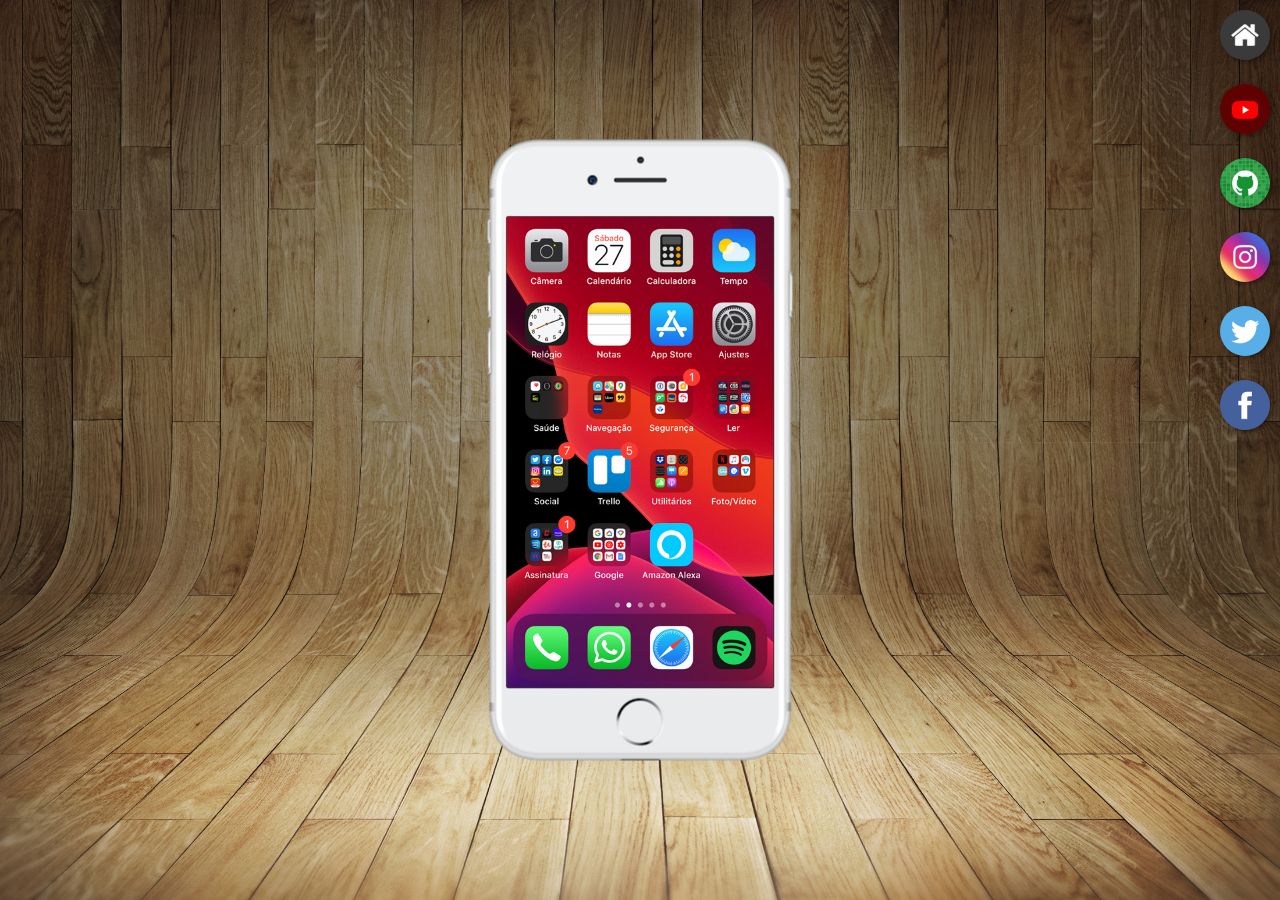
<file: index.html>
<!DOCTYPE html>
<html lang="pt-br">
<head>
    <meta charset="UTF-8">
    <meta name="viewport" content="width=device-width, initial-scale=1.0">
    <link rel="shortcut icon" href="favicon.ico" type="image/x-icon">
    <link rel="stylesheet" href="./estilos/style.css">
    <title>Projeto redes sociais</title>
</head>
<body>
    <main>
        <section id="telefone">
            <iframe src="./home.html" name="tela" id="tela" frameborder="0">
                Seu navegador não é compatível com isso!
            </iframe>
        </section>
        <section id="redes-sociais">
            <a href="./home.html" target="tela"><img src="./imagens/logo-home.jpg" alt="Home"></a><br>
            <a href="./youtube.html" target="tela"><img src="./imagens/logo-youtube.jpg" alt="Youtube"></a><br>
            <a href="./github.html" target="tela"><img src="./imagens/logo-github.jpg" alt="GitHub"></a><br>
            <a href="./instagram.html" target="tela"><img src="./imagens/logo-instagram.jpg" alt="Instagram"></a><br>
            <a href="./twitter.html" target="tela"><img src="./imagens/logo-twitter.jpg" alt="Twitter"></a><br>
            <a href="./facebook.html" target="tela"><img src="./imagens/logo-facebook.jpg" alt="Facebook"></a>

        </section>
    </main>
</body>
</html>
</file>
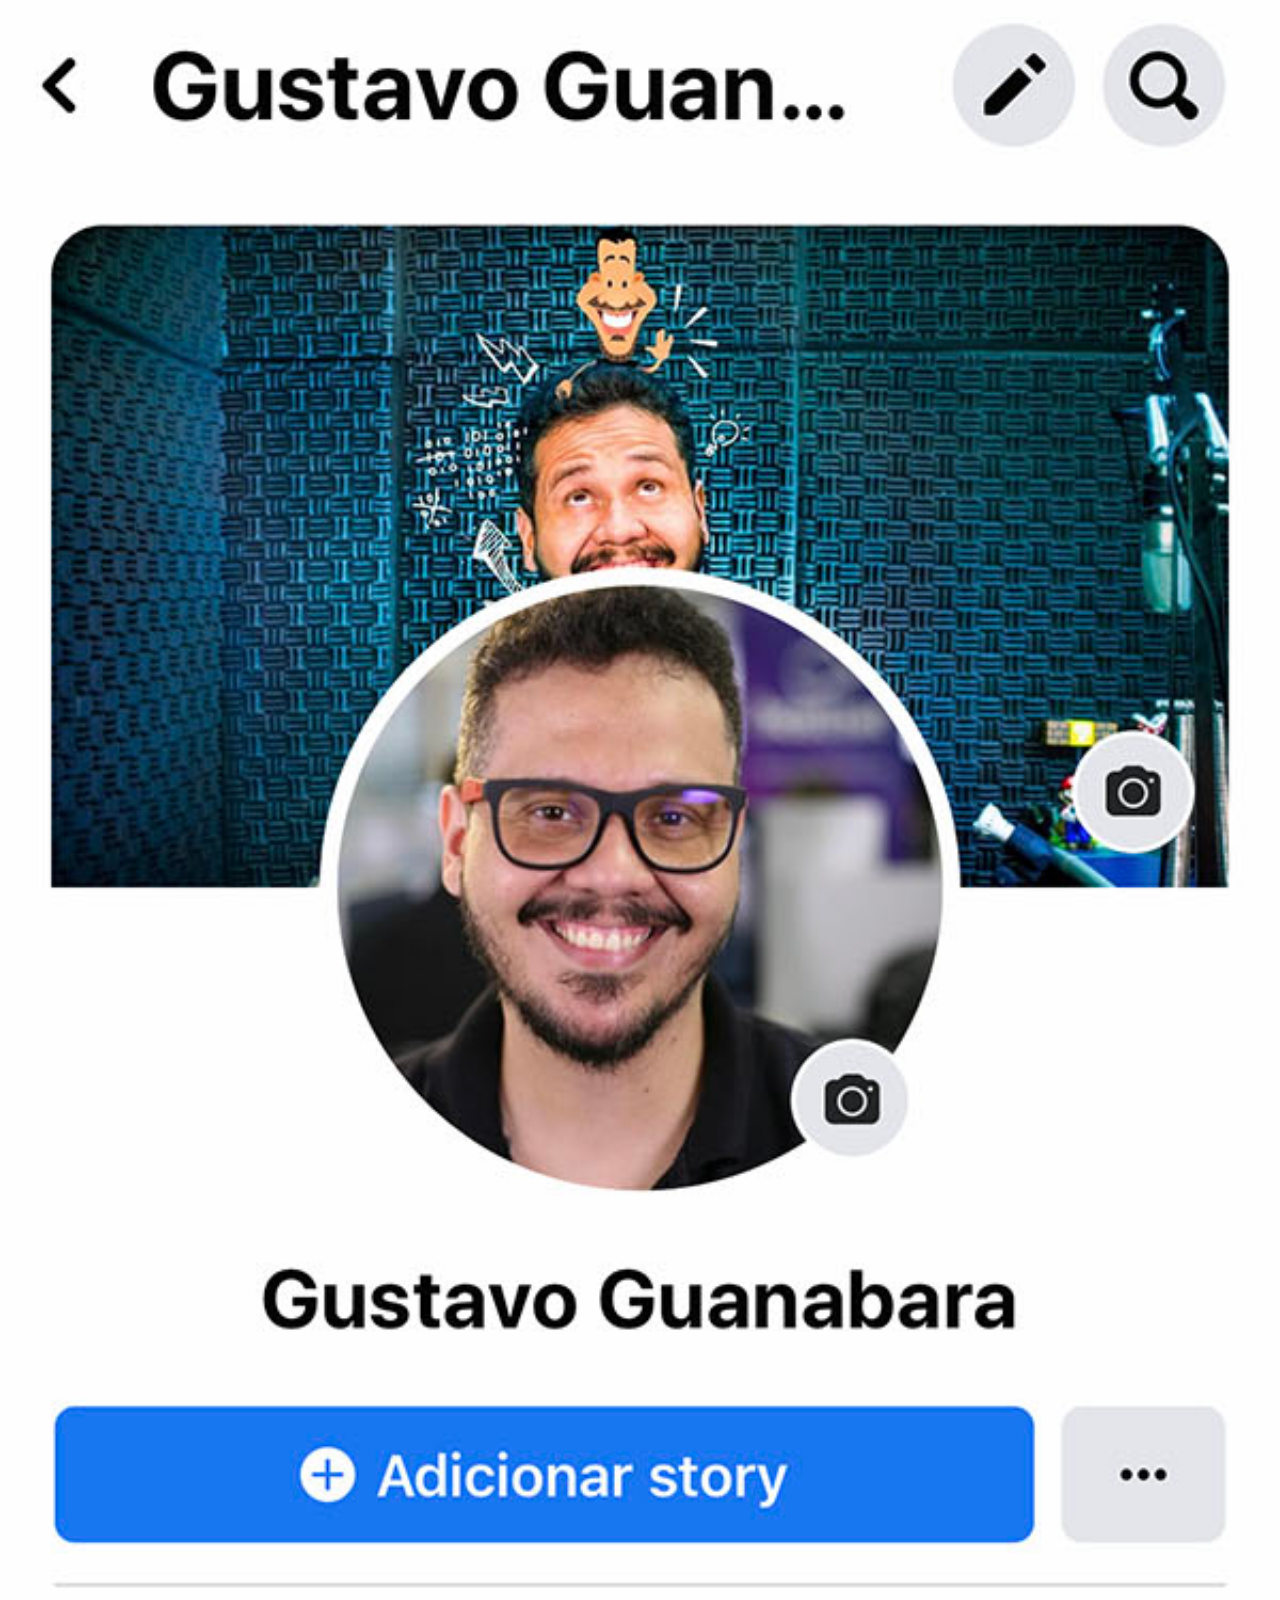
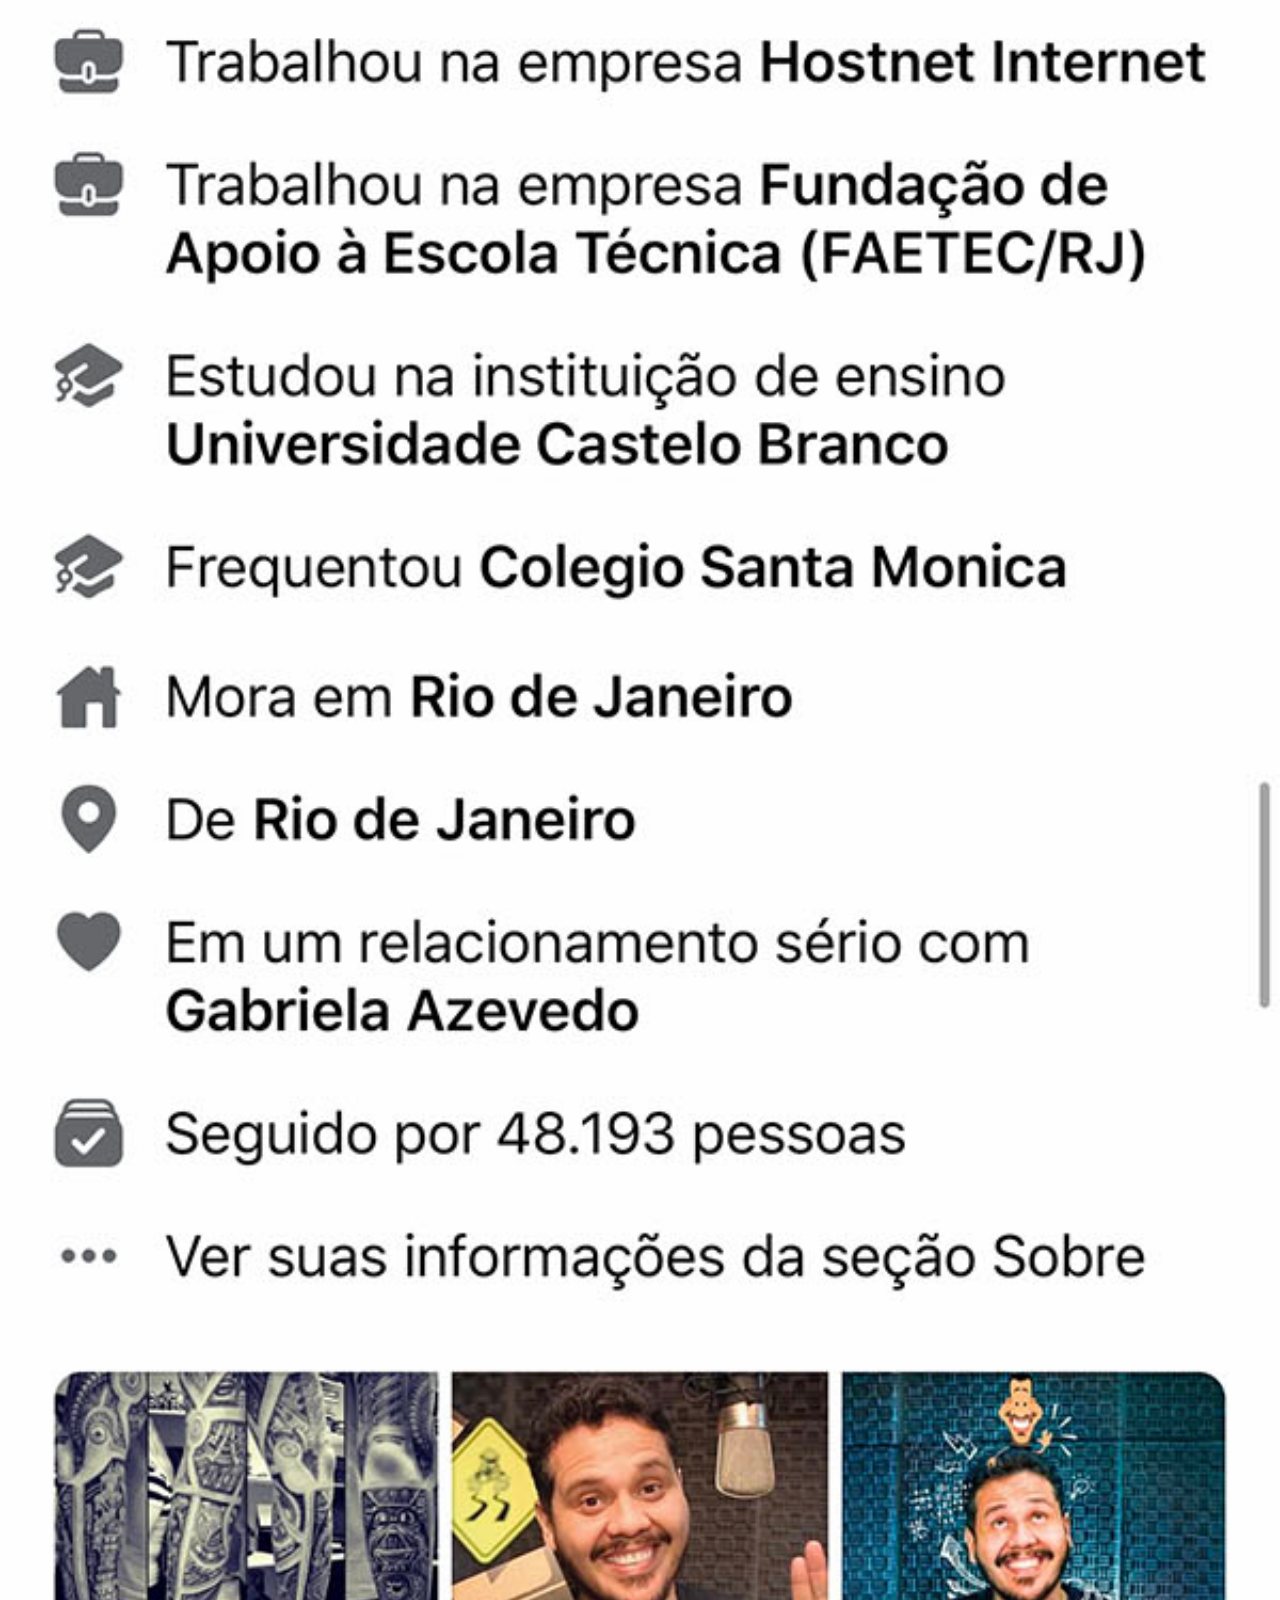
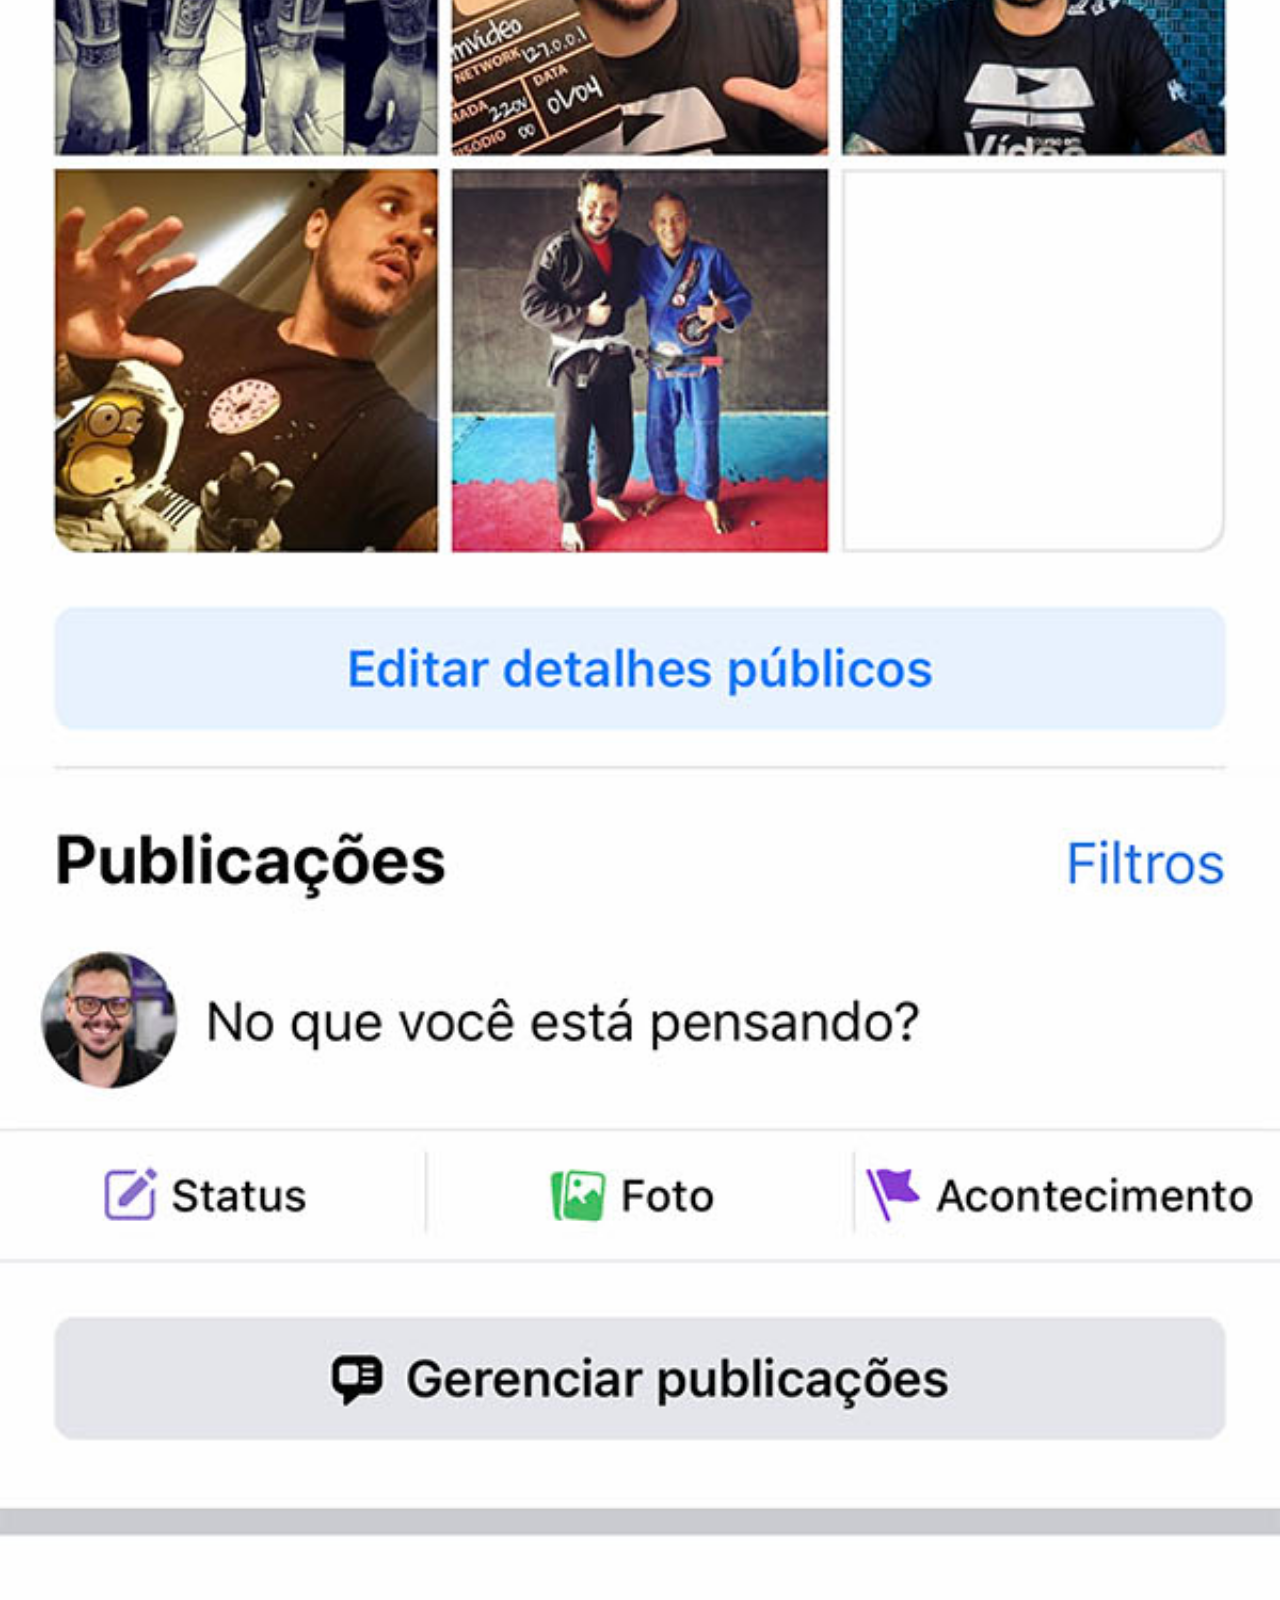
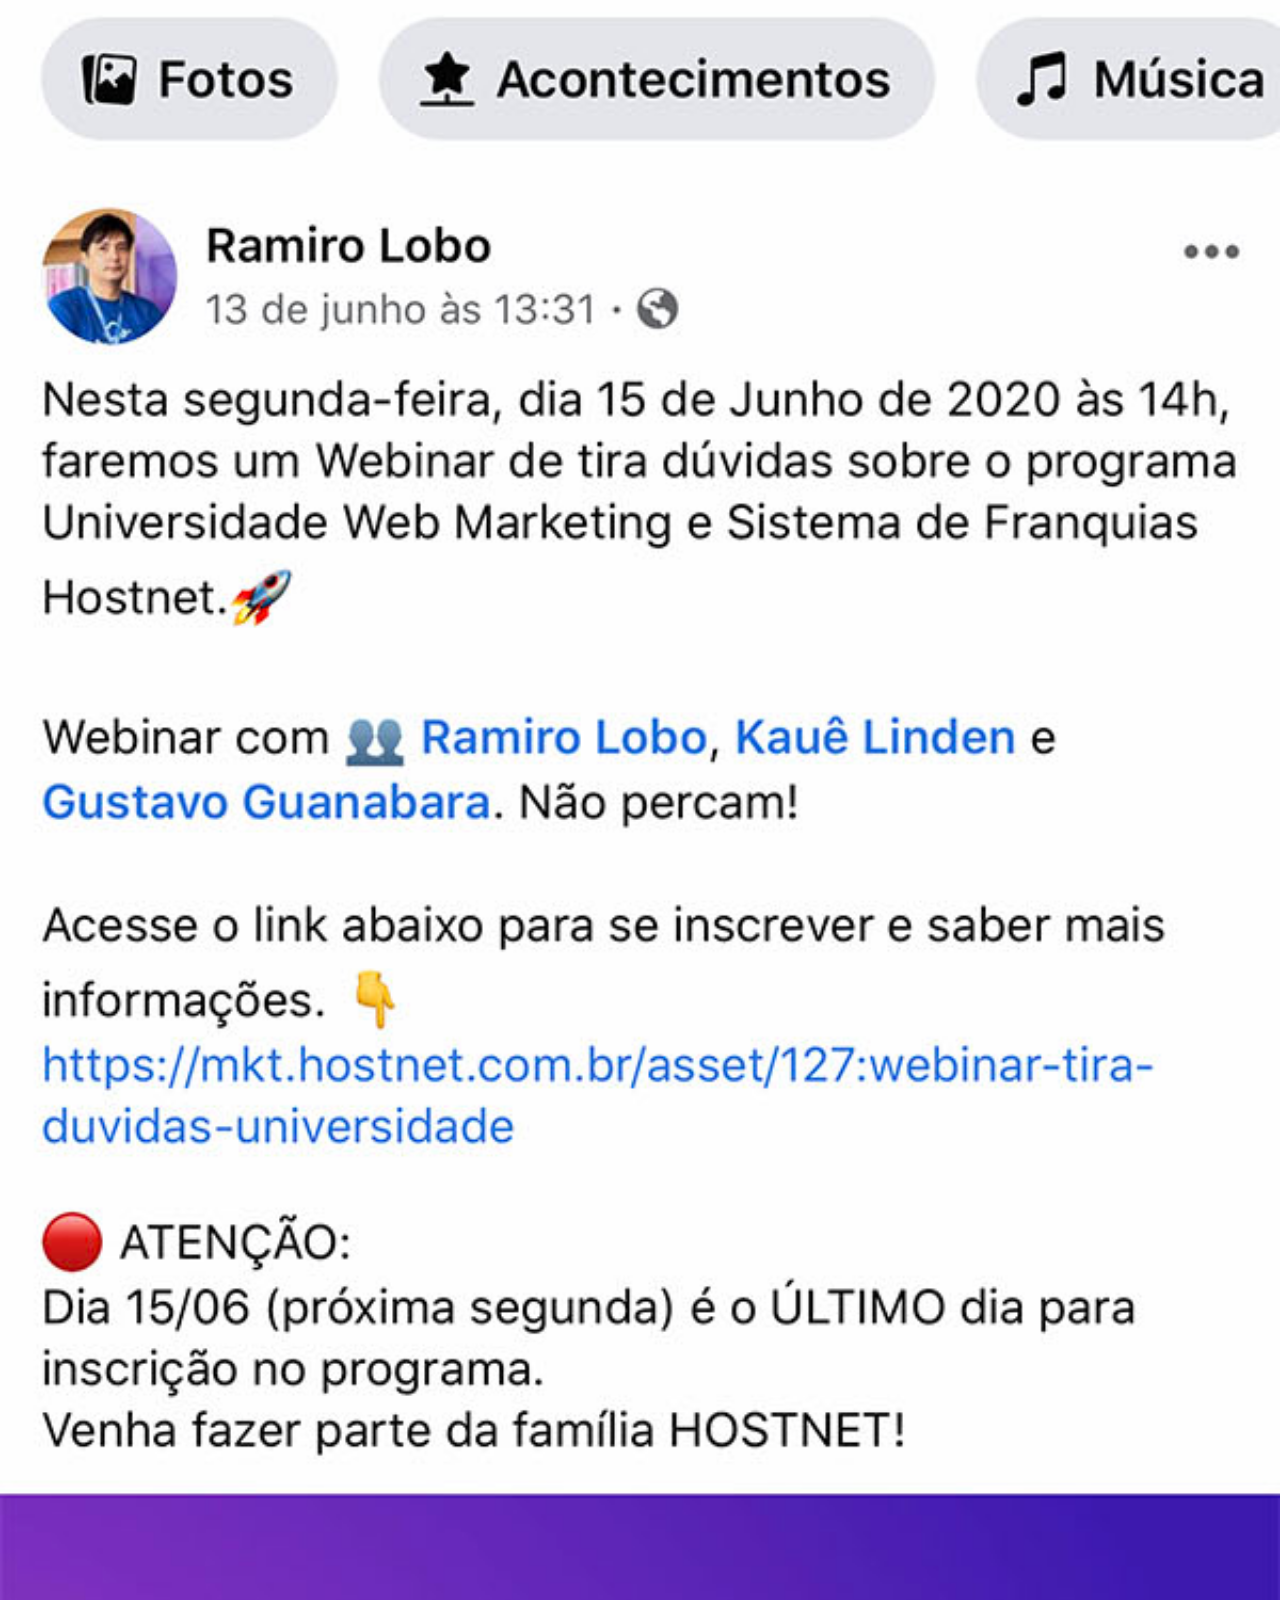
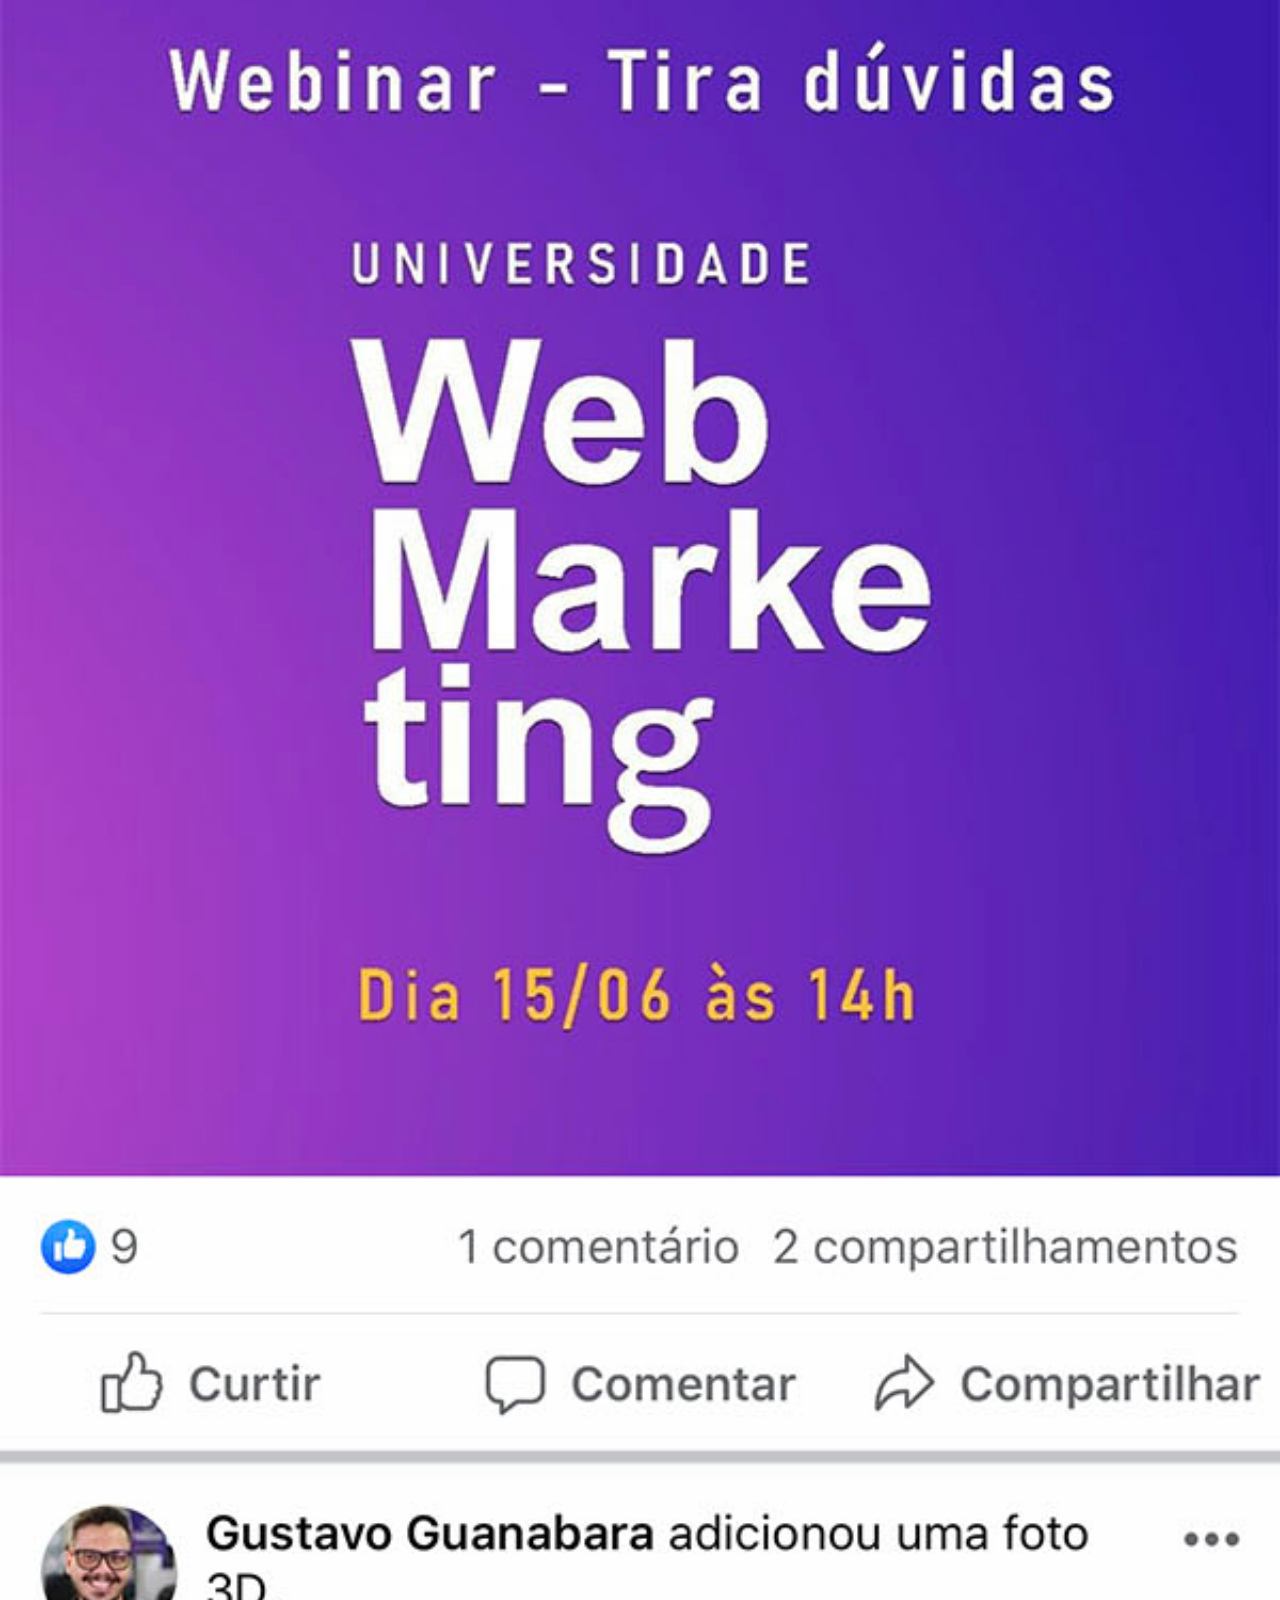
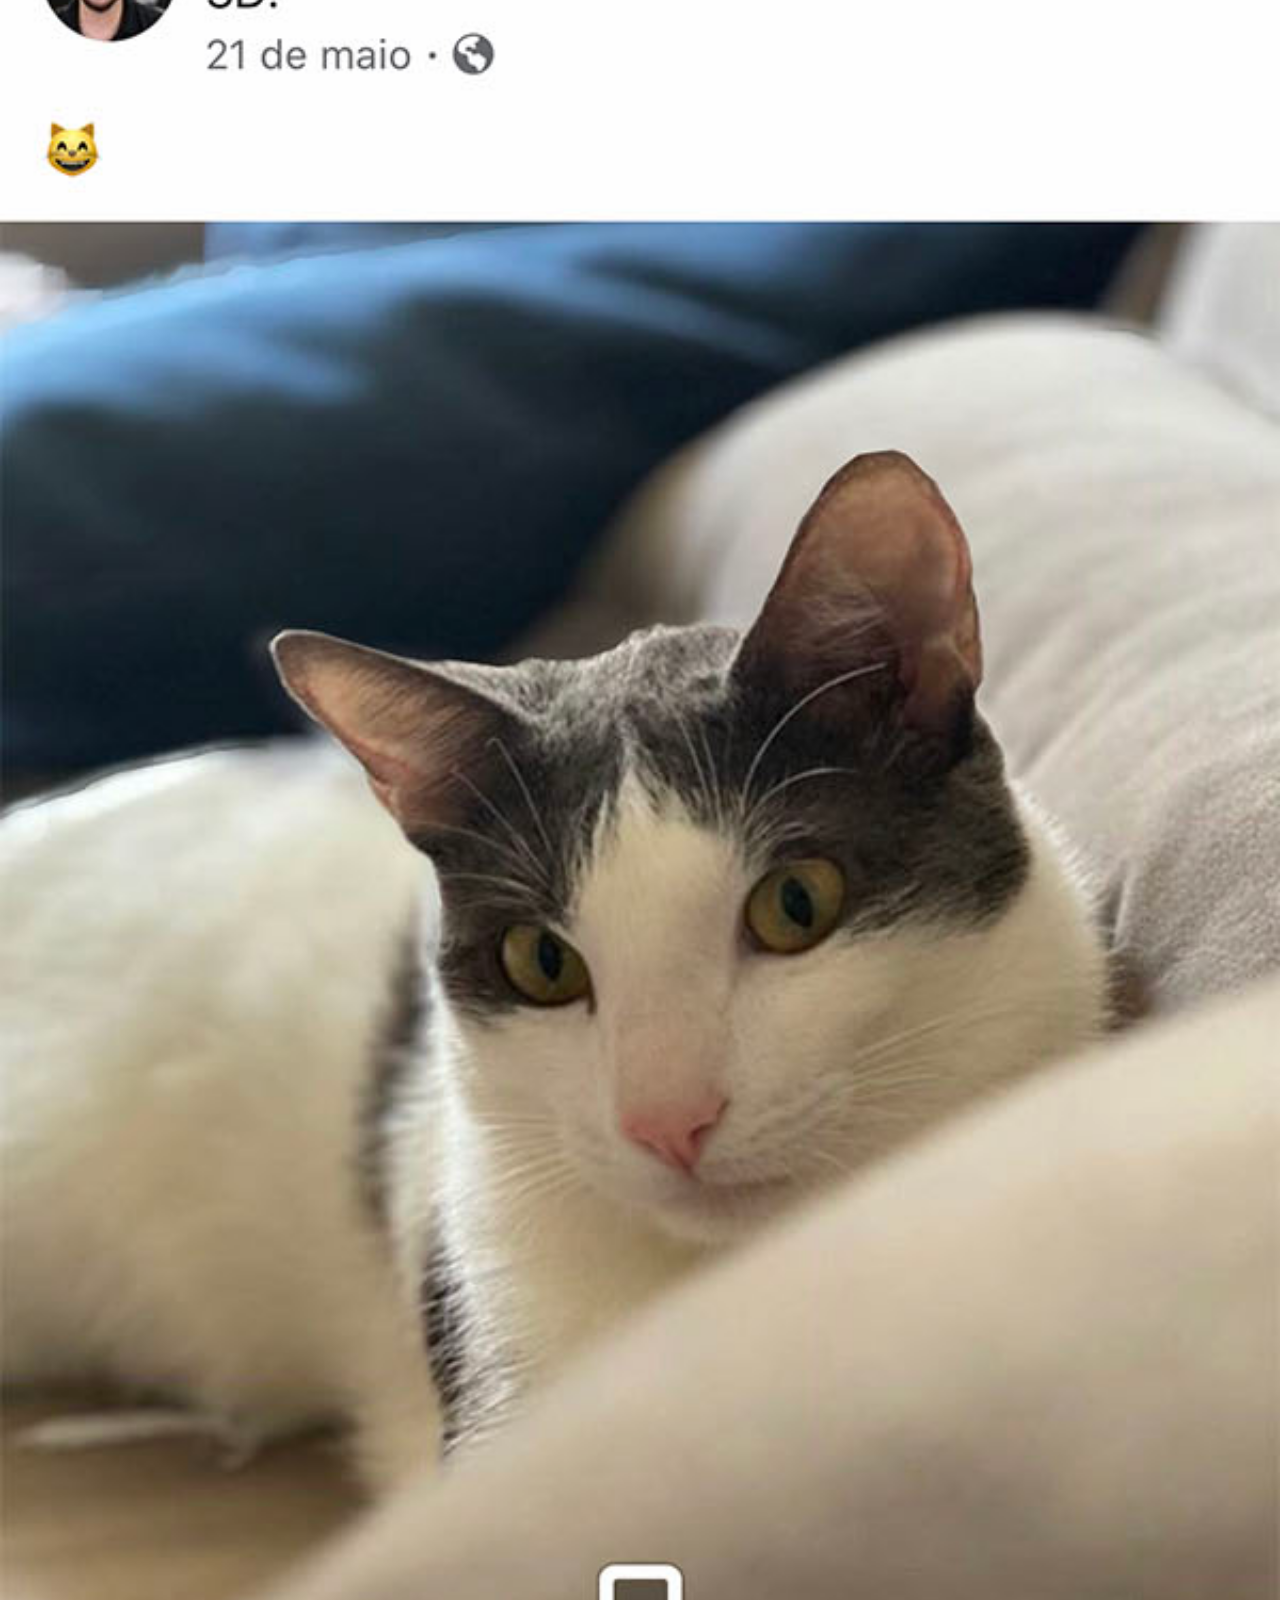
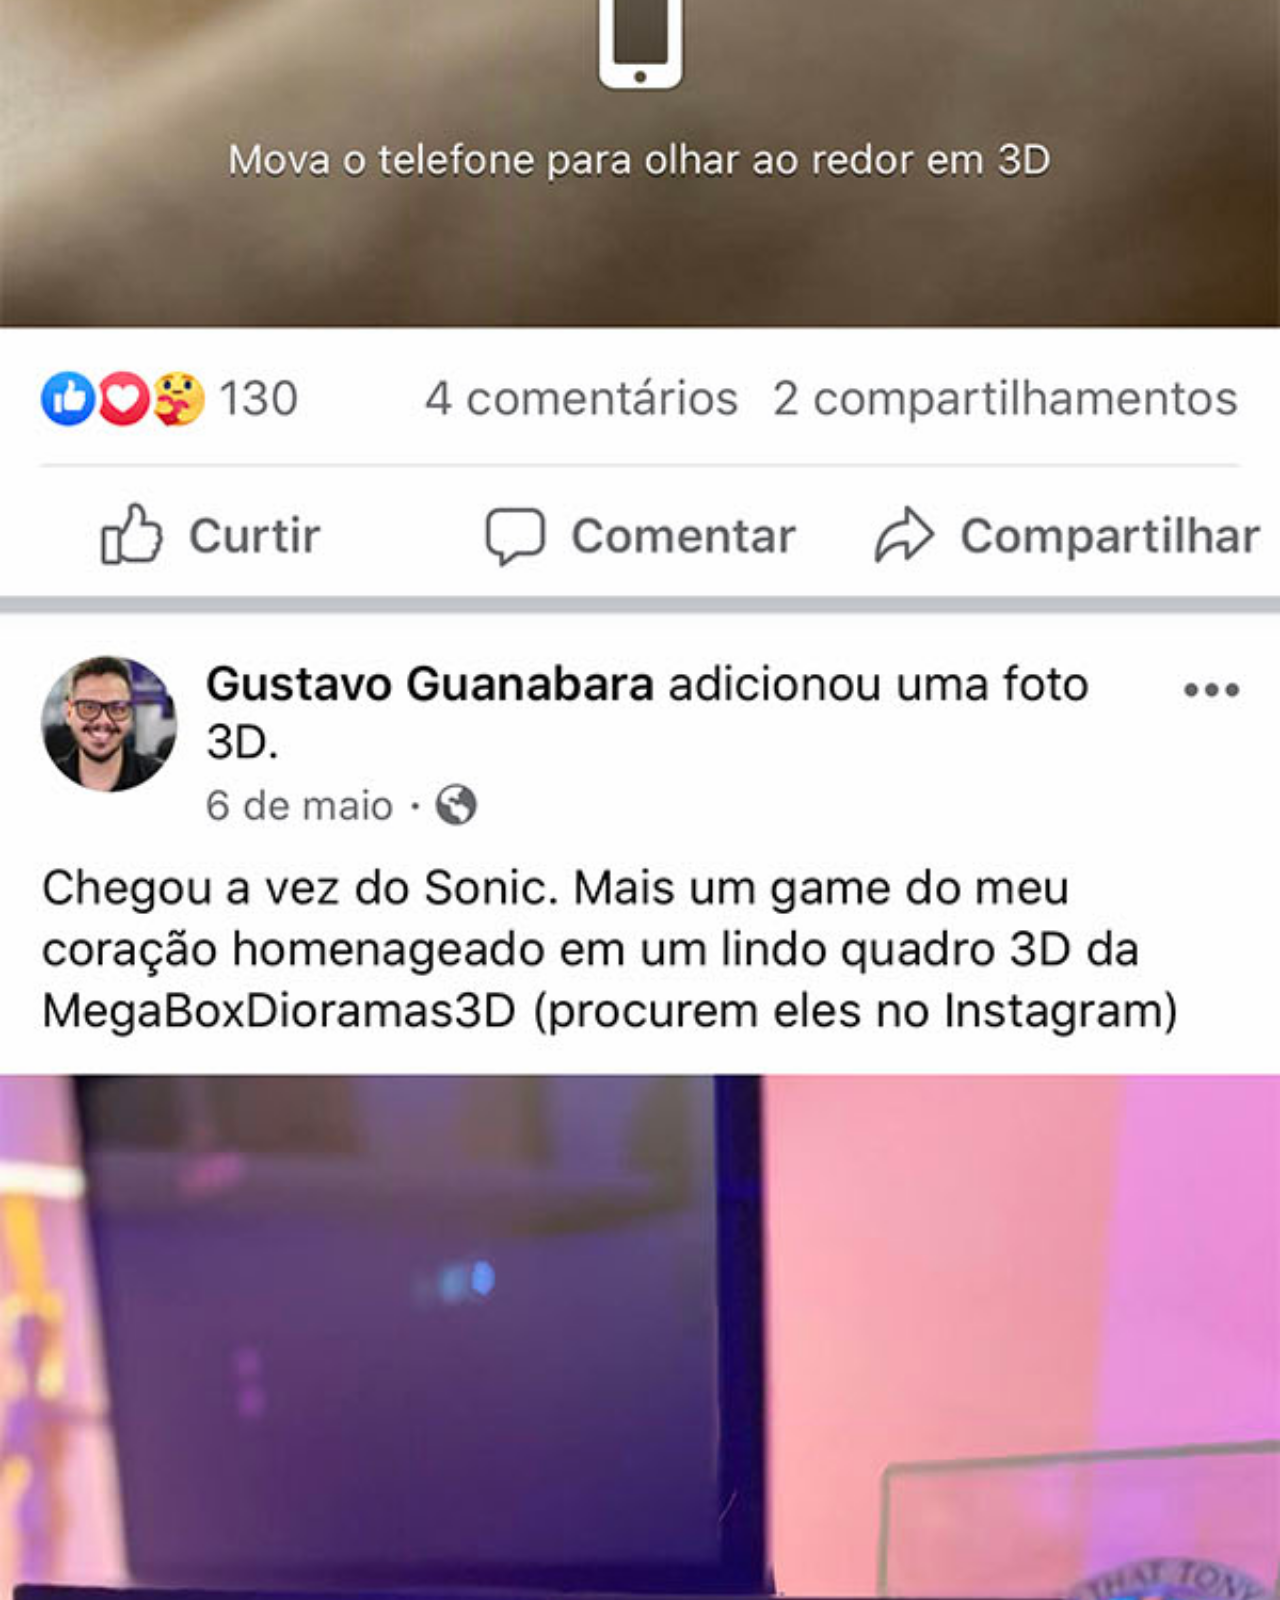
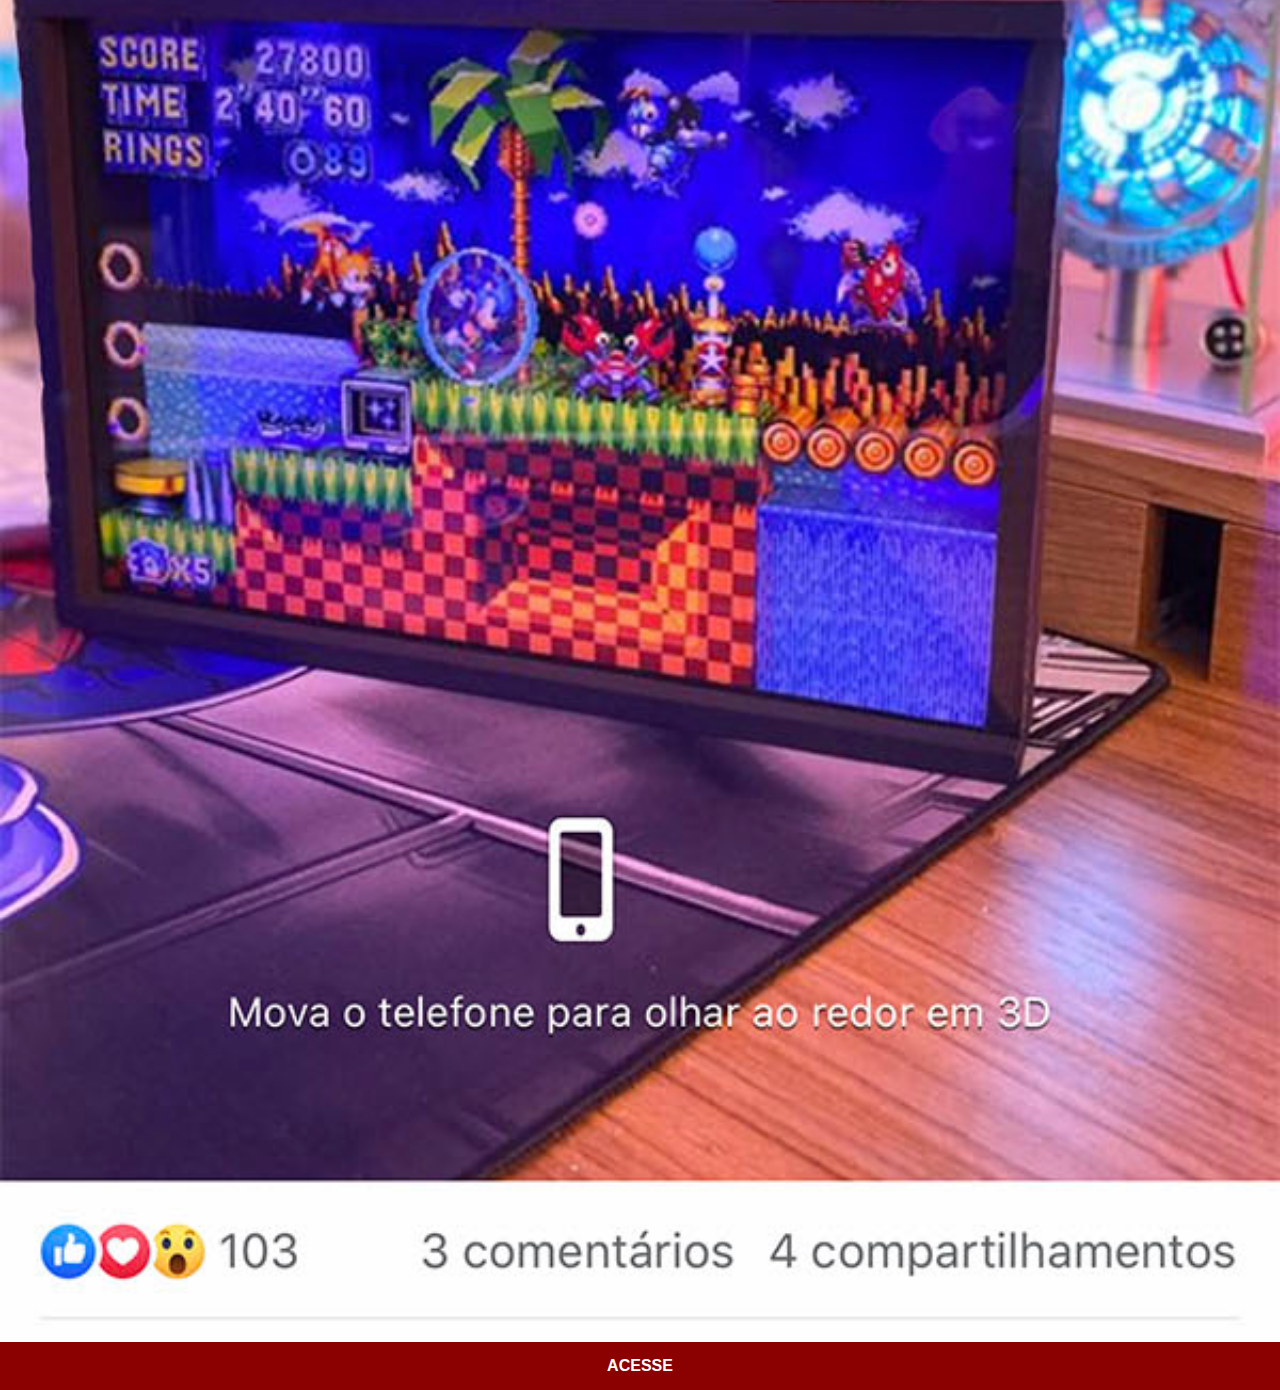
<file: facebook.html>
<!DOCTYPE html>
<html lang="pt-br">
<head>
    <meta charset="UTF-8">
    <meta name="viewport" content="width=device-width, initial-scale=1.0">
    <link rel="stylesheet" href="./estilos/social.css">
    <title>Facebook</title>
</head>
<body>
    <img src="./imagens/tela-facebook.jpg" alt="Facebook">
    <a href="#" target="_blank">ACESSE</a>
</body>
</html>
</file>
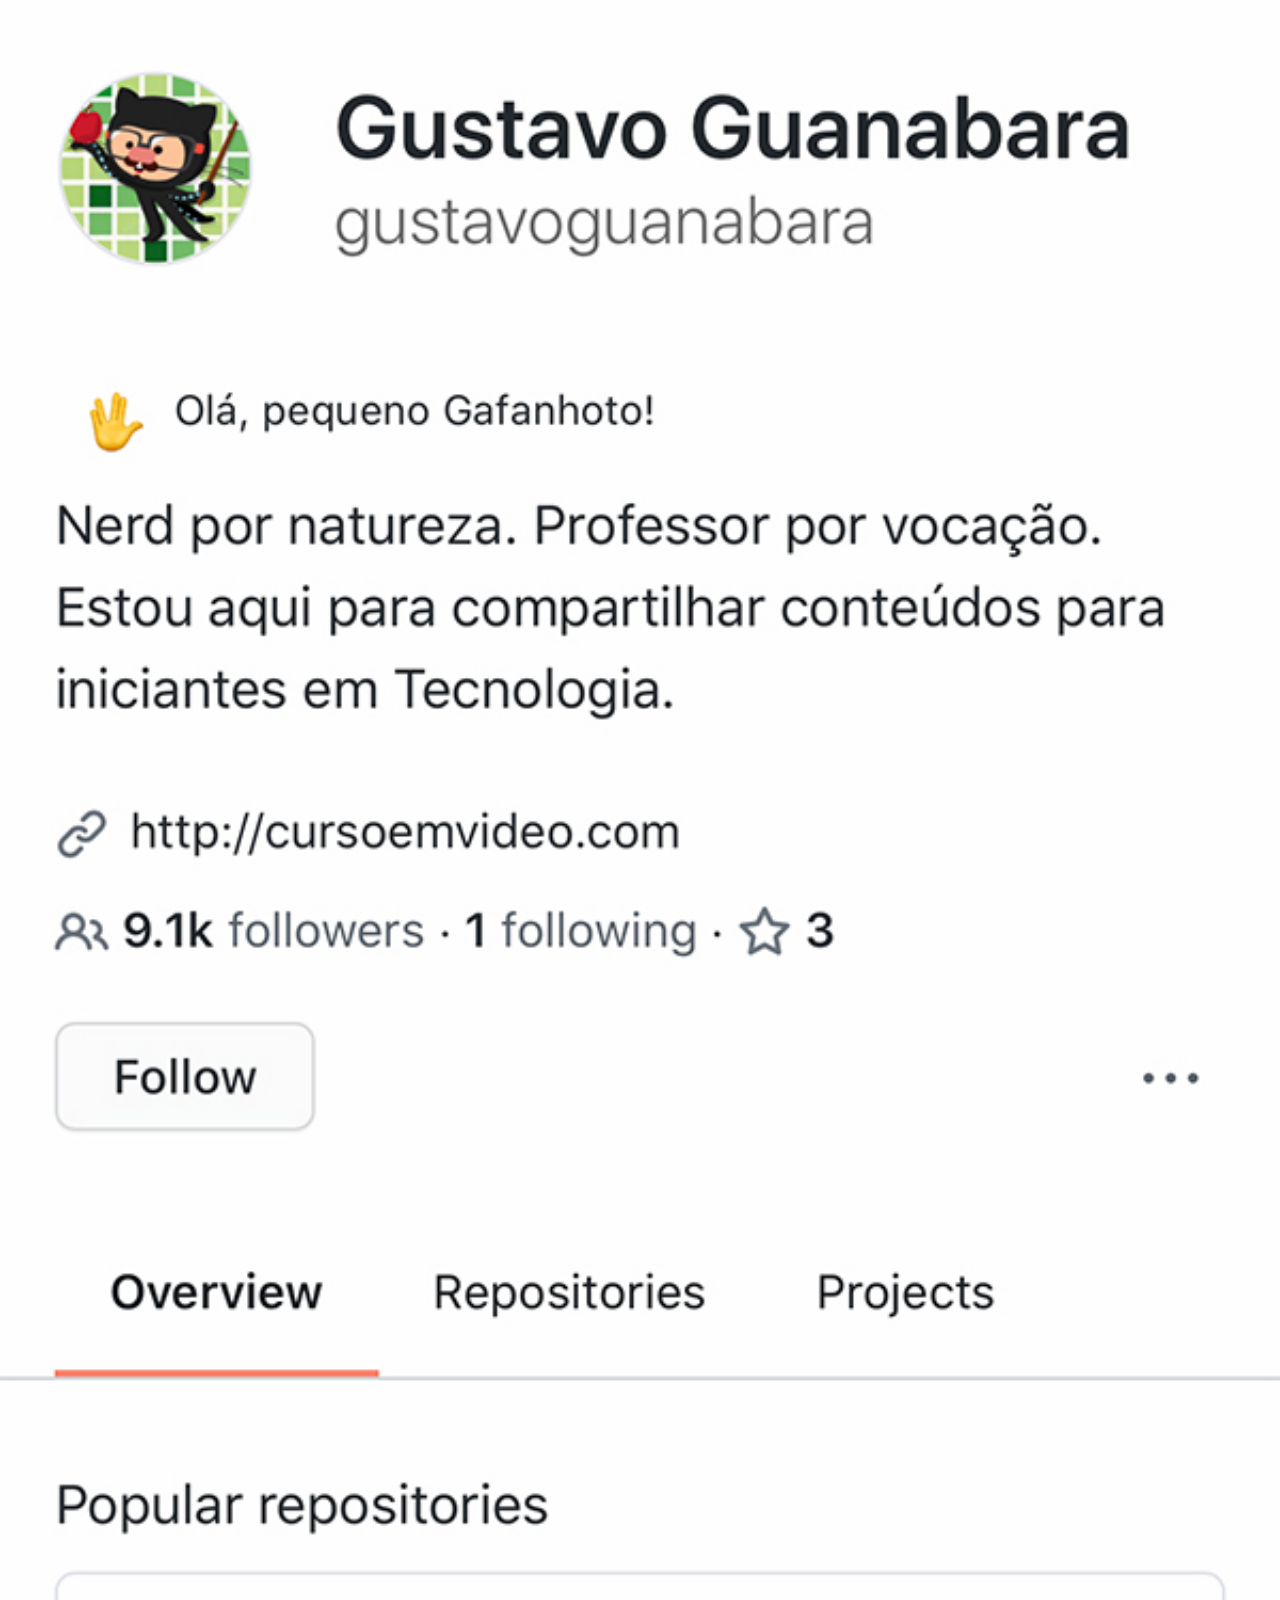
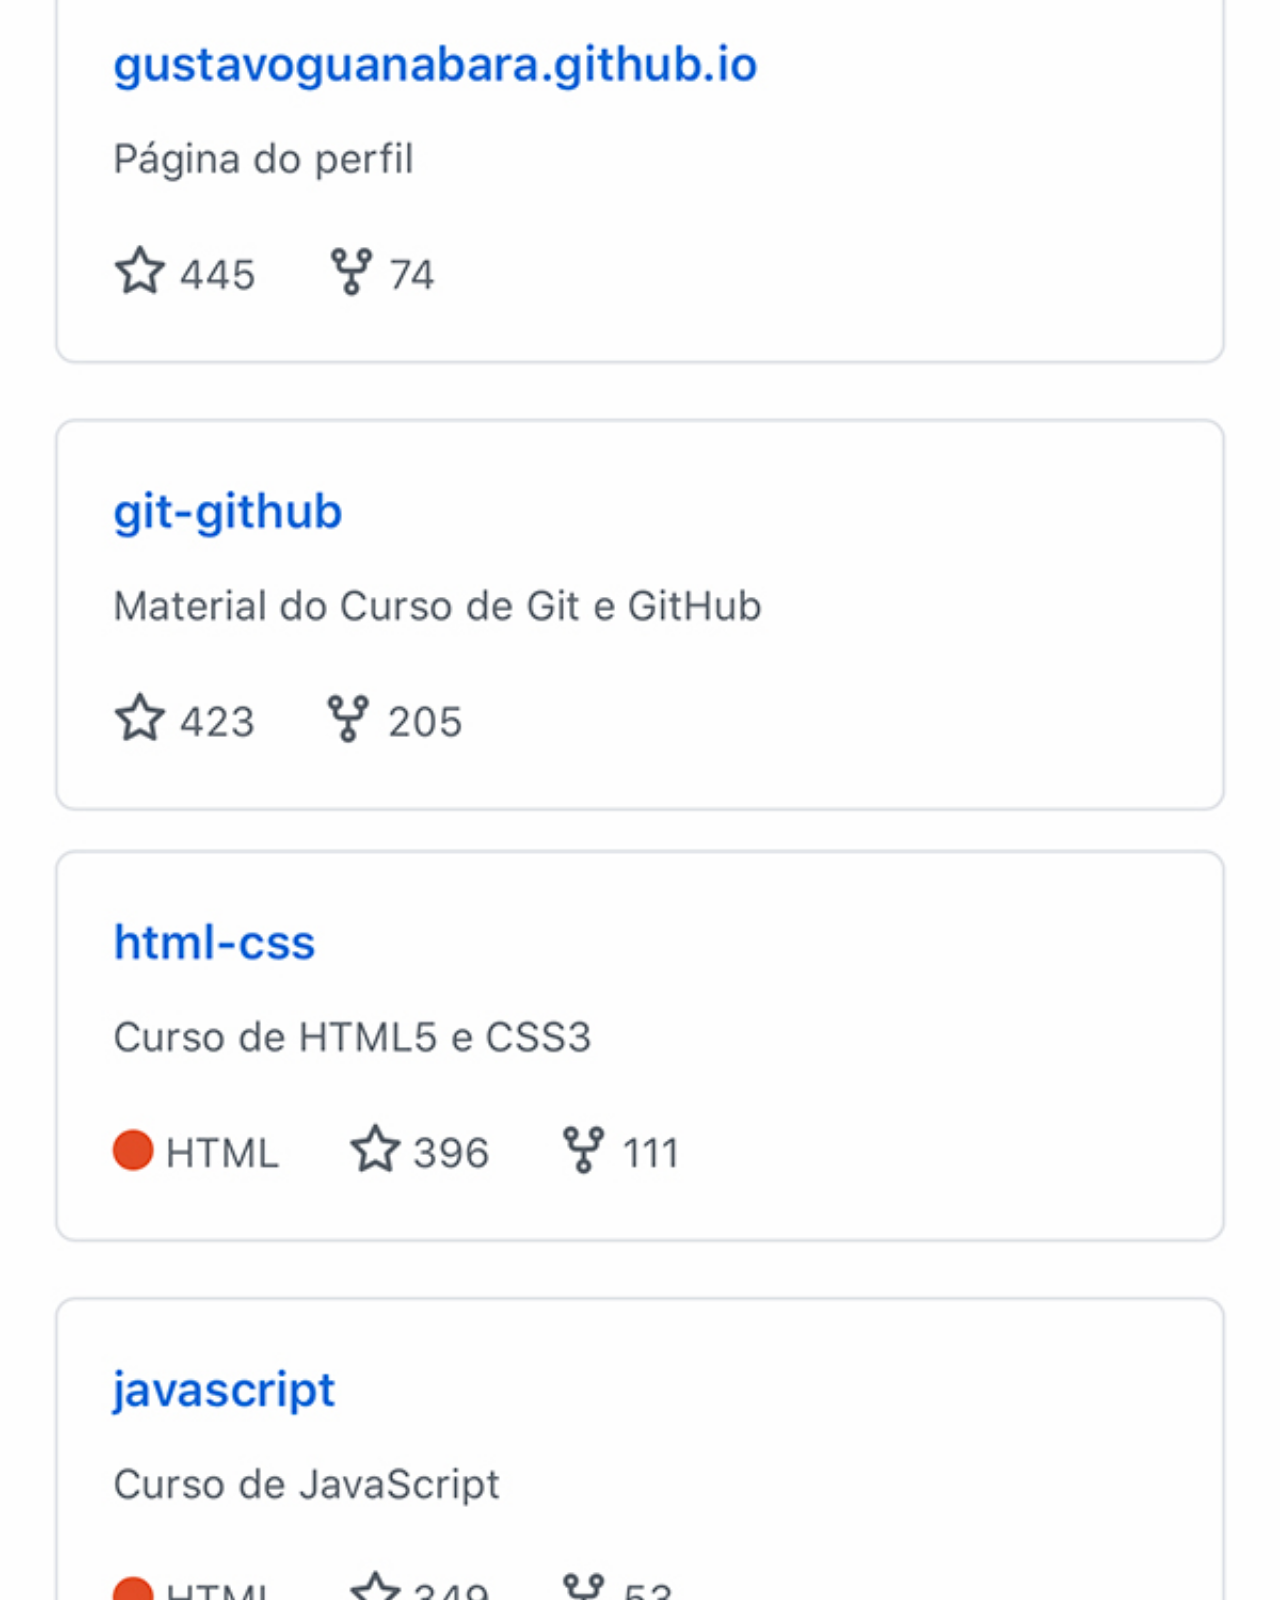
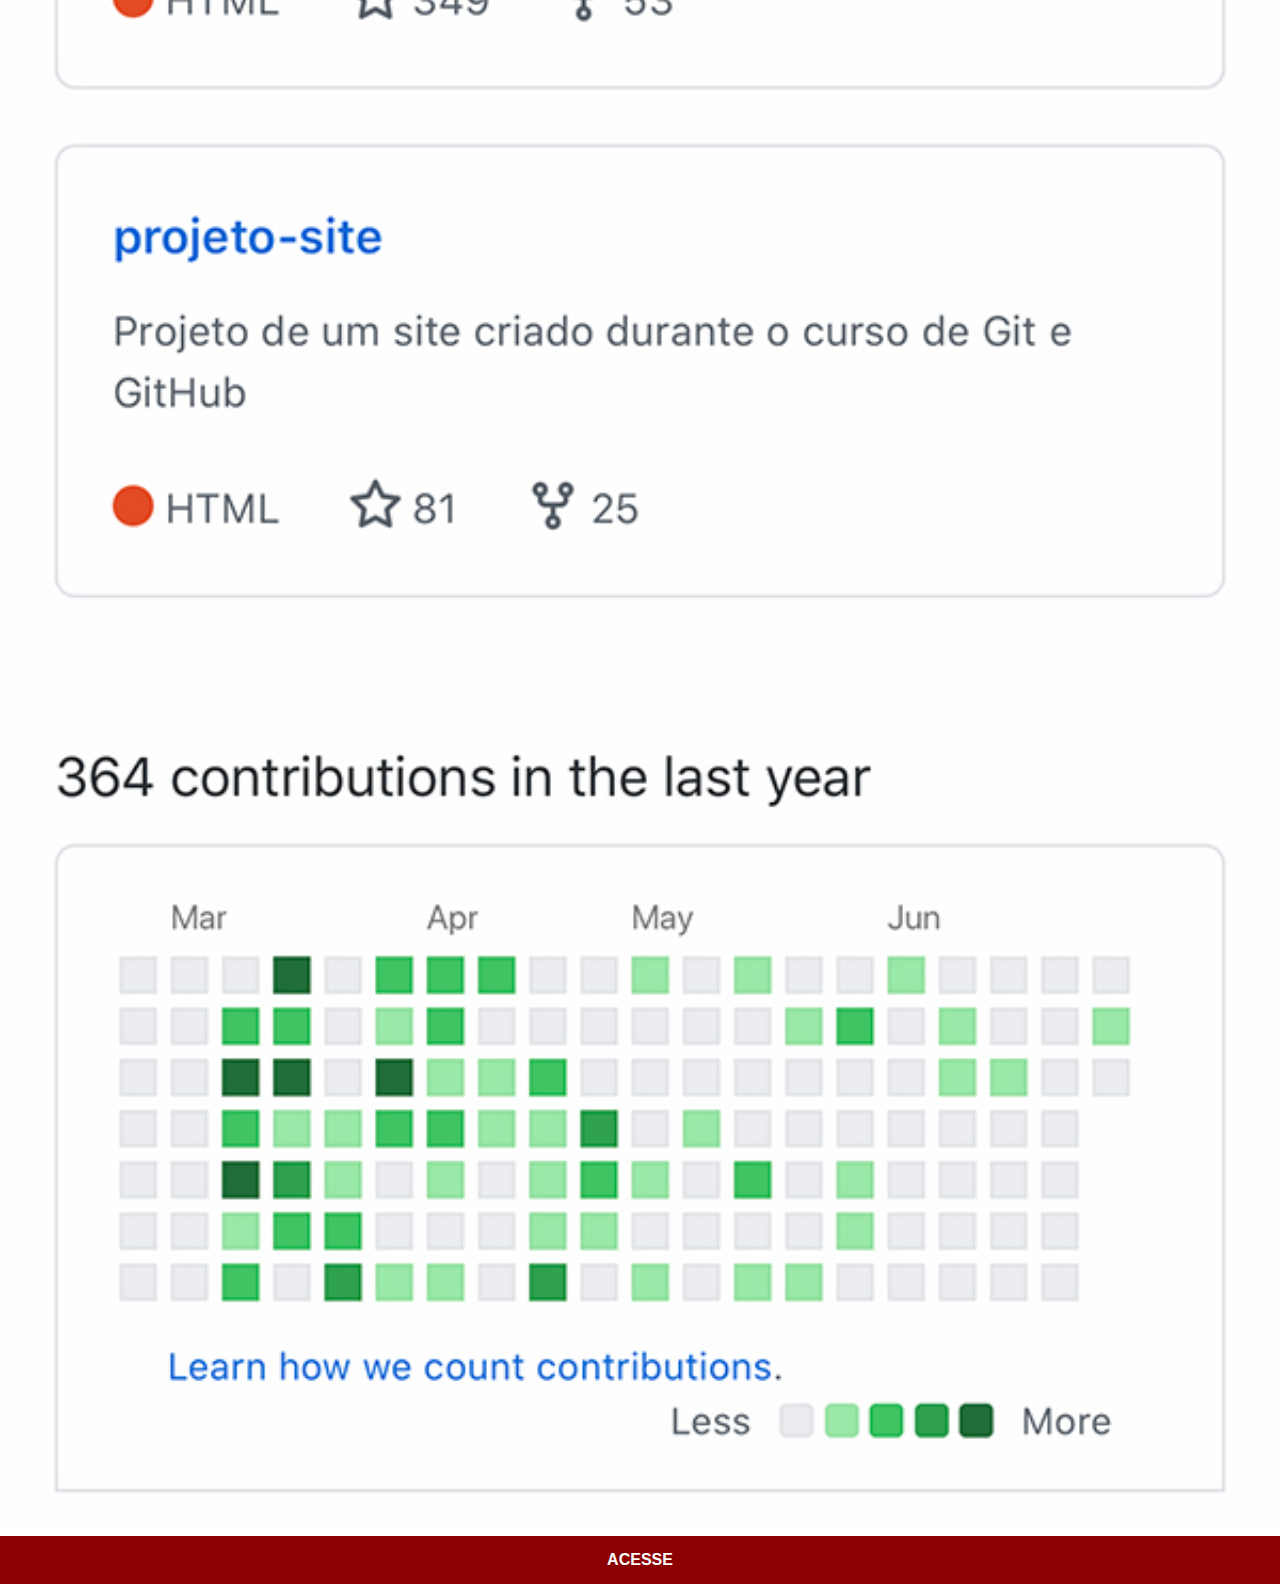
<file: github.html>
<!DOCTYPE html>
<html lang="pt-br">
<head>
    <meta charset="UTF-8">
    <meta name="viewport" content="width=device-width, initial-scale=1.0">
    <title>GitHub</title>
    <link rel="stylesheet" href="./estilos/social.css">
</head>
<body>
    <img src="./imagens/tela-github.jpg" alt="GitHub">
    <a href="https://github.com/gustavoguanabara" target="_blank">ACESSE</a>
</body>
</html>
</file>
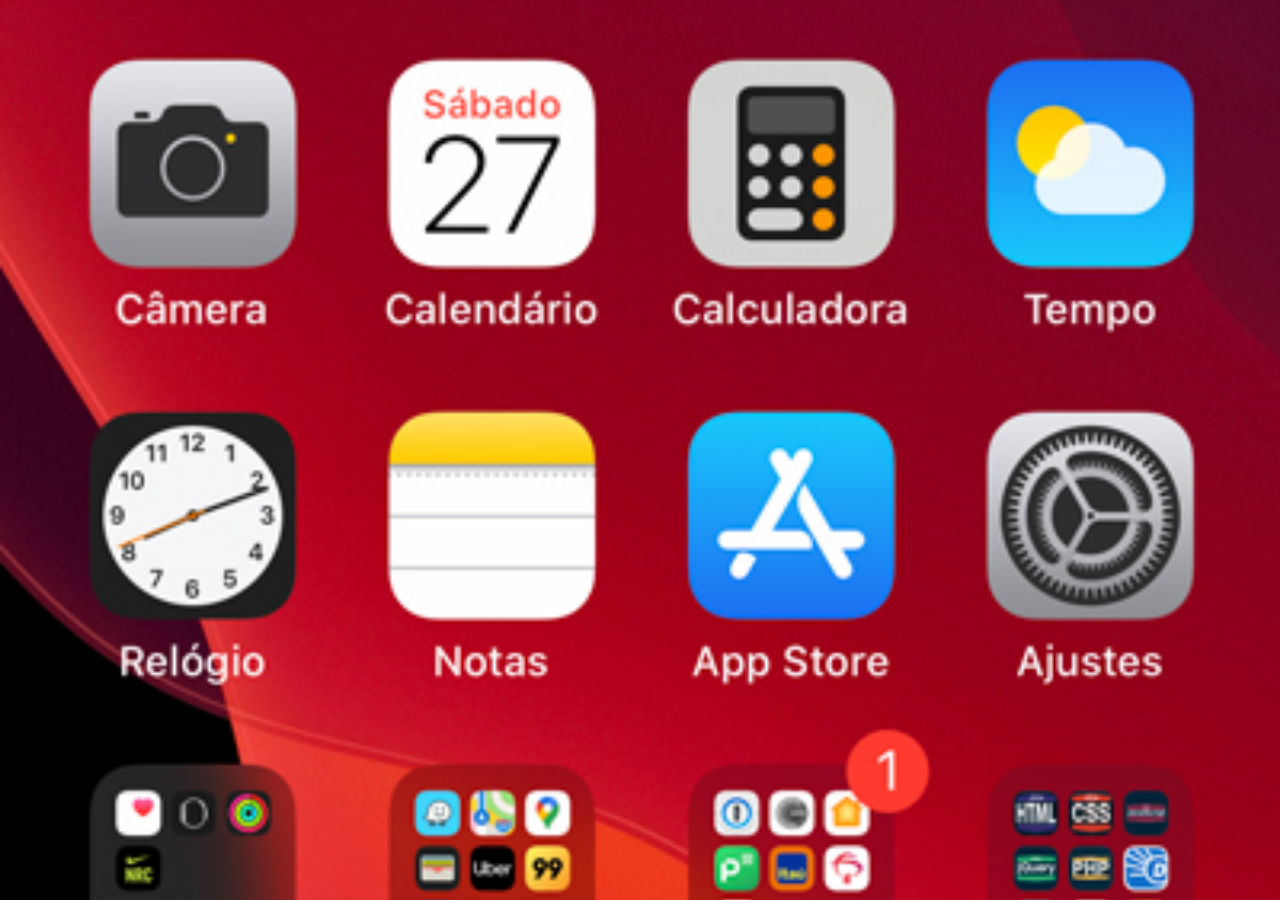
<file: home.html>
<!DOCTYPE html>
<html lang="pt-br">
<head>
    <meta charset="UTF-8">
    <meta name="viewport" content="width=device-width, initial-scale=1.0">
    <title>Home</title>
    <style>
        * {
            margin: 0px;
            padding: 0px;
        }
    
        body {
            height: 100vh;
            width: 100vw;
            background: black url('./imagens/tela-home.jpg') no-repeat top center;
            background-size: cover;
        }
    </style>
</head>

<body>
    
</body>
</html>
</file>
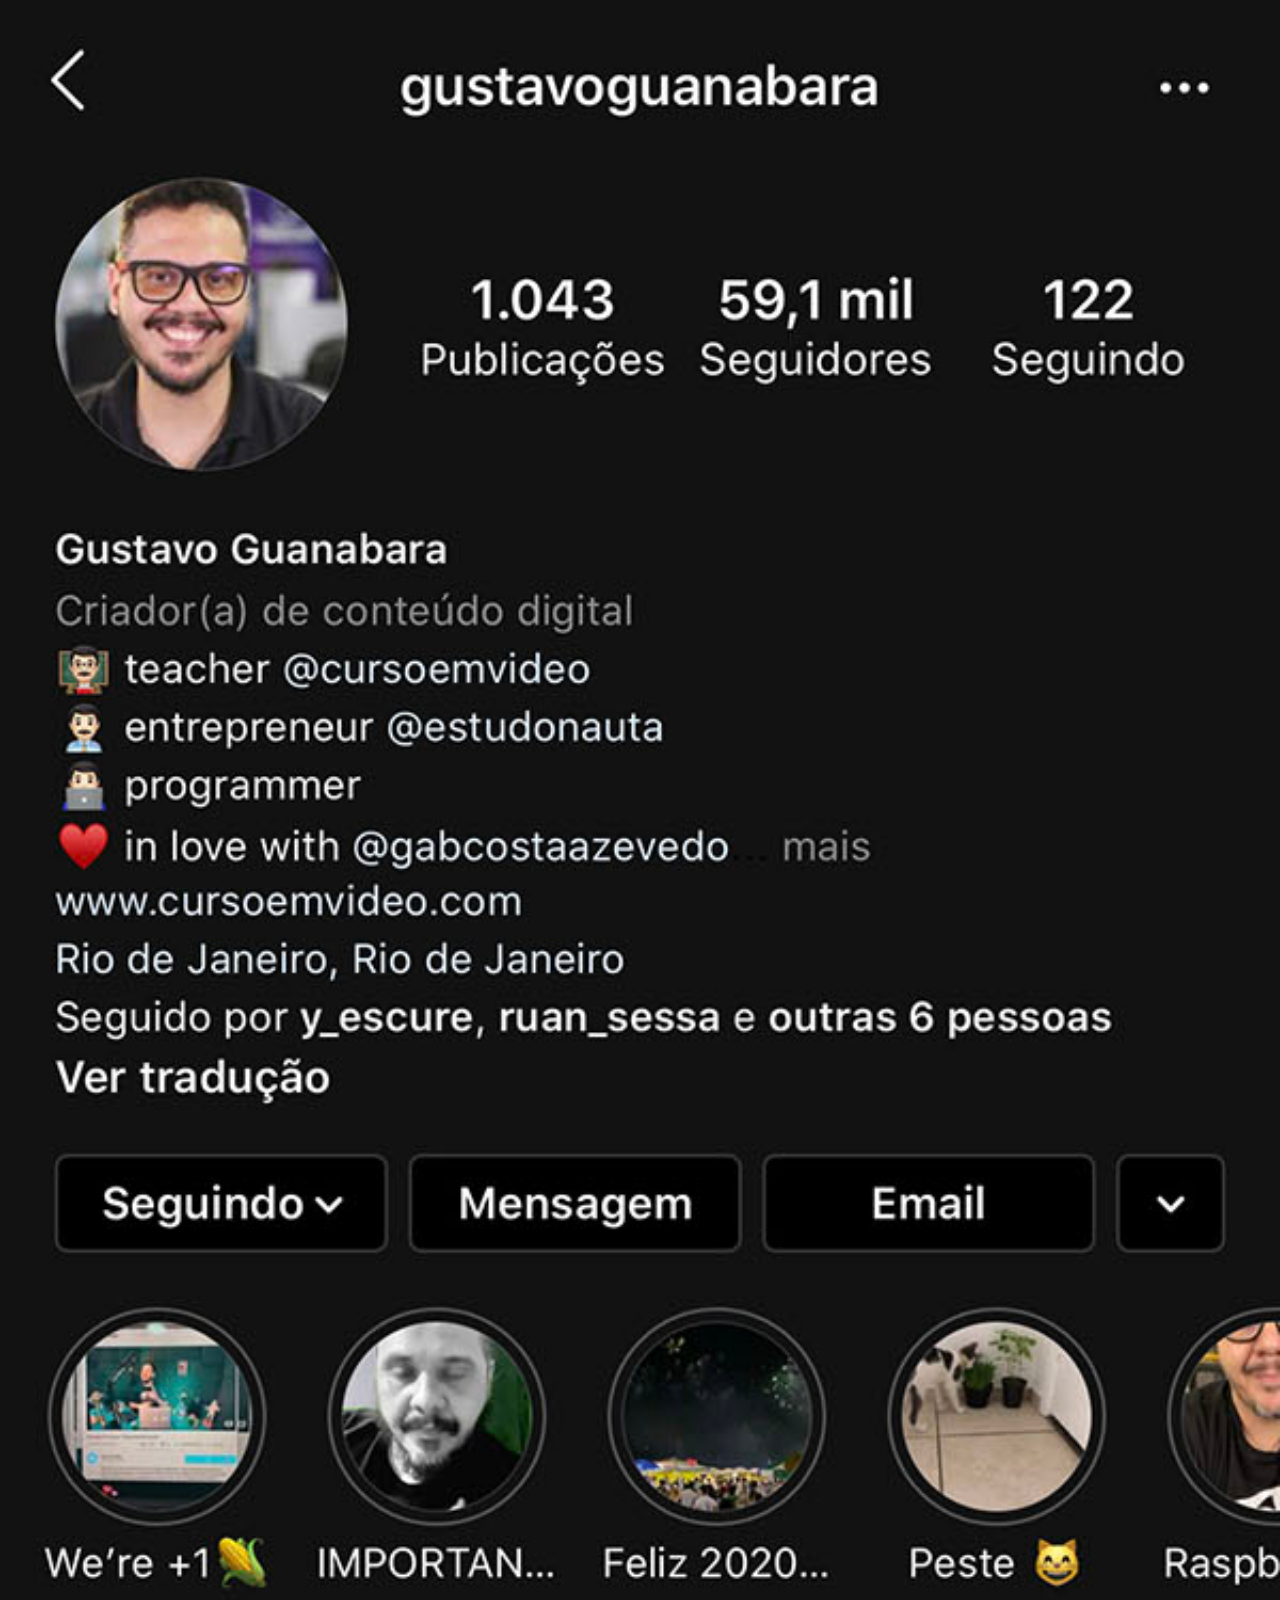
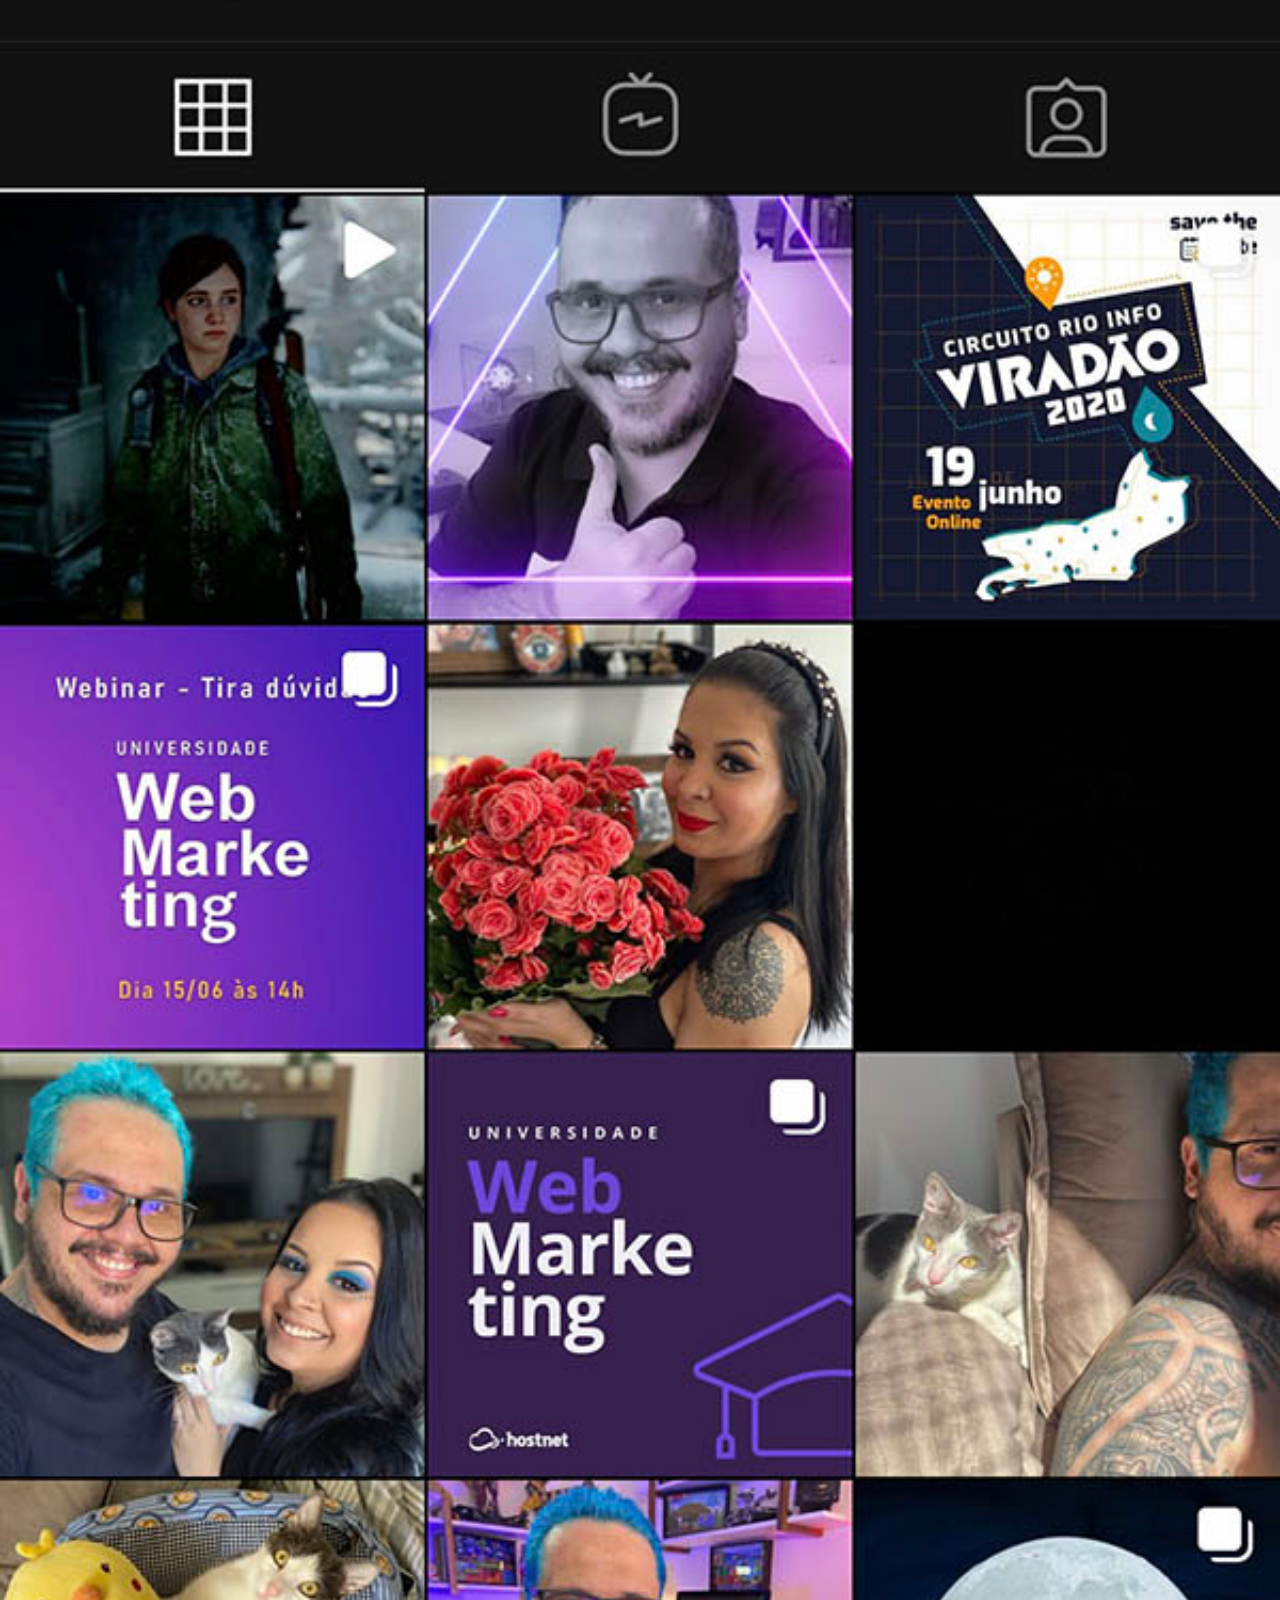
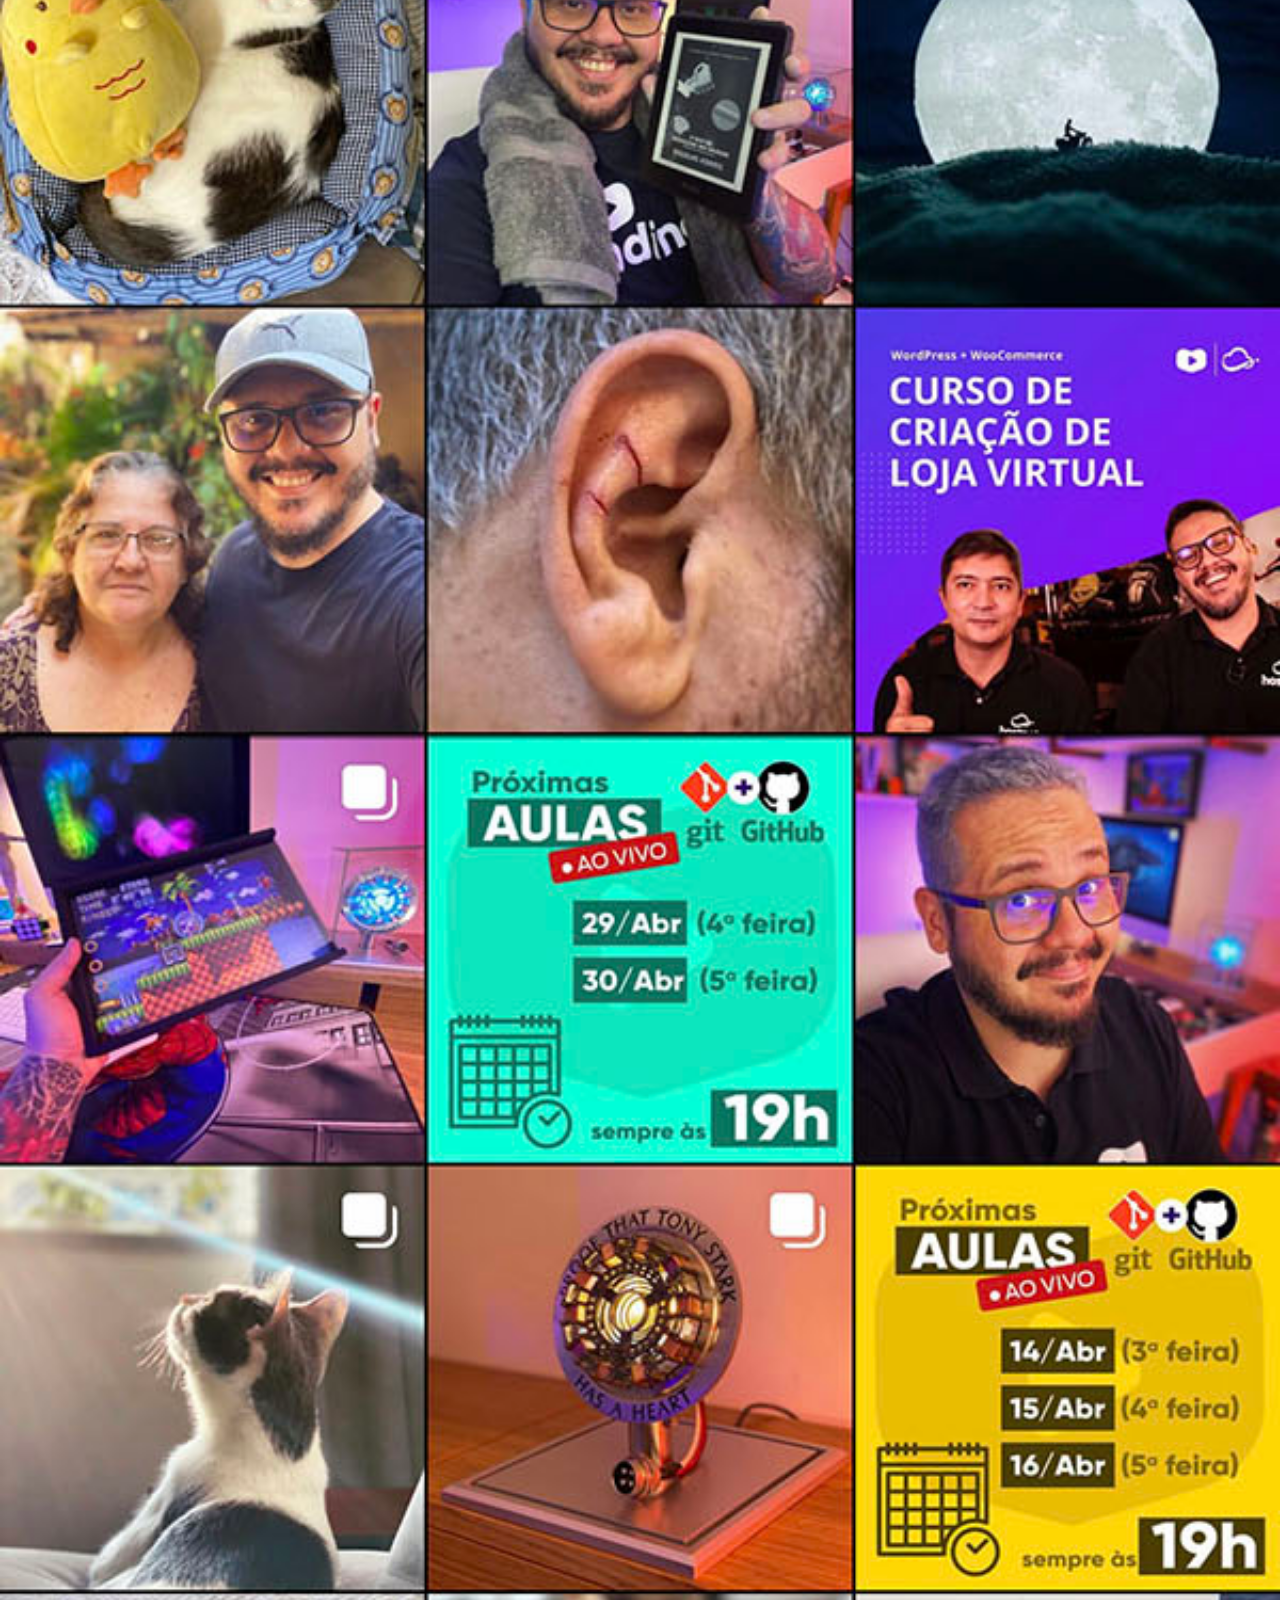
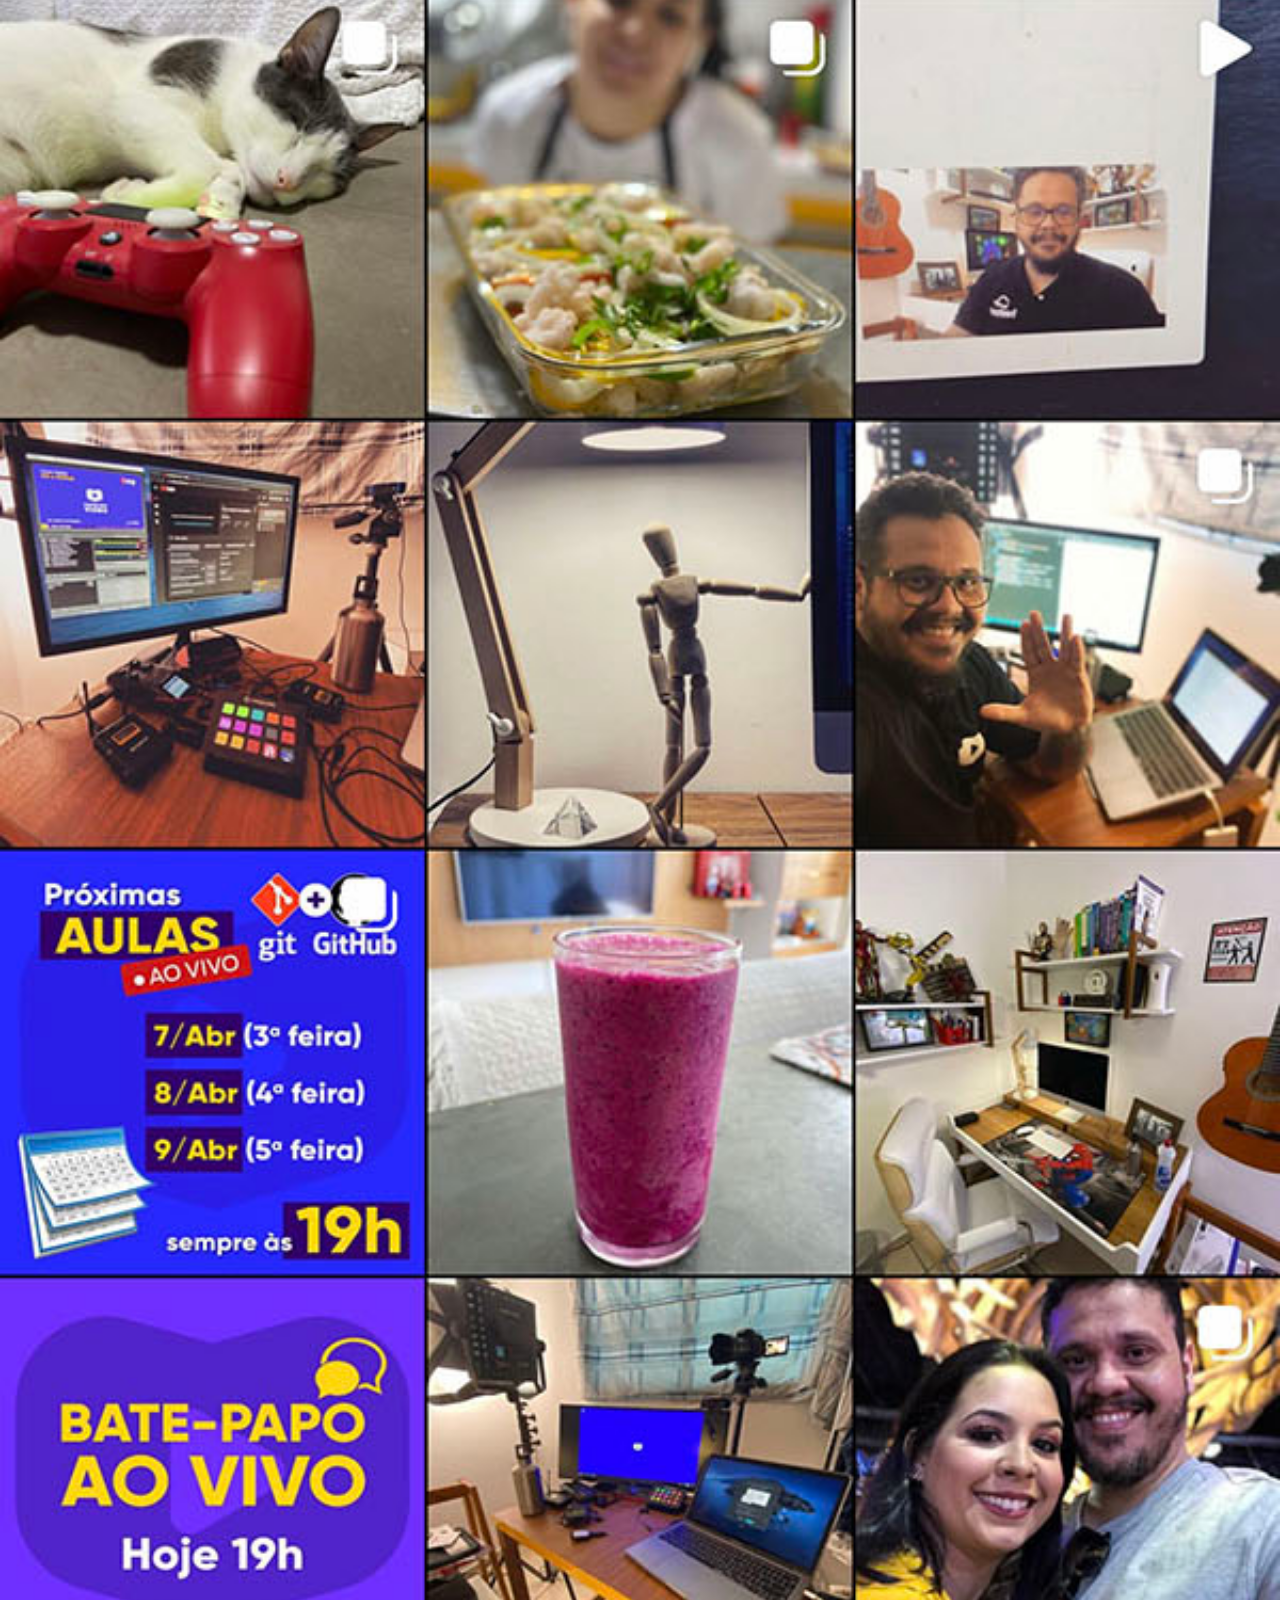
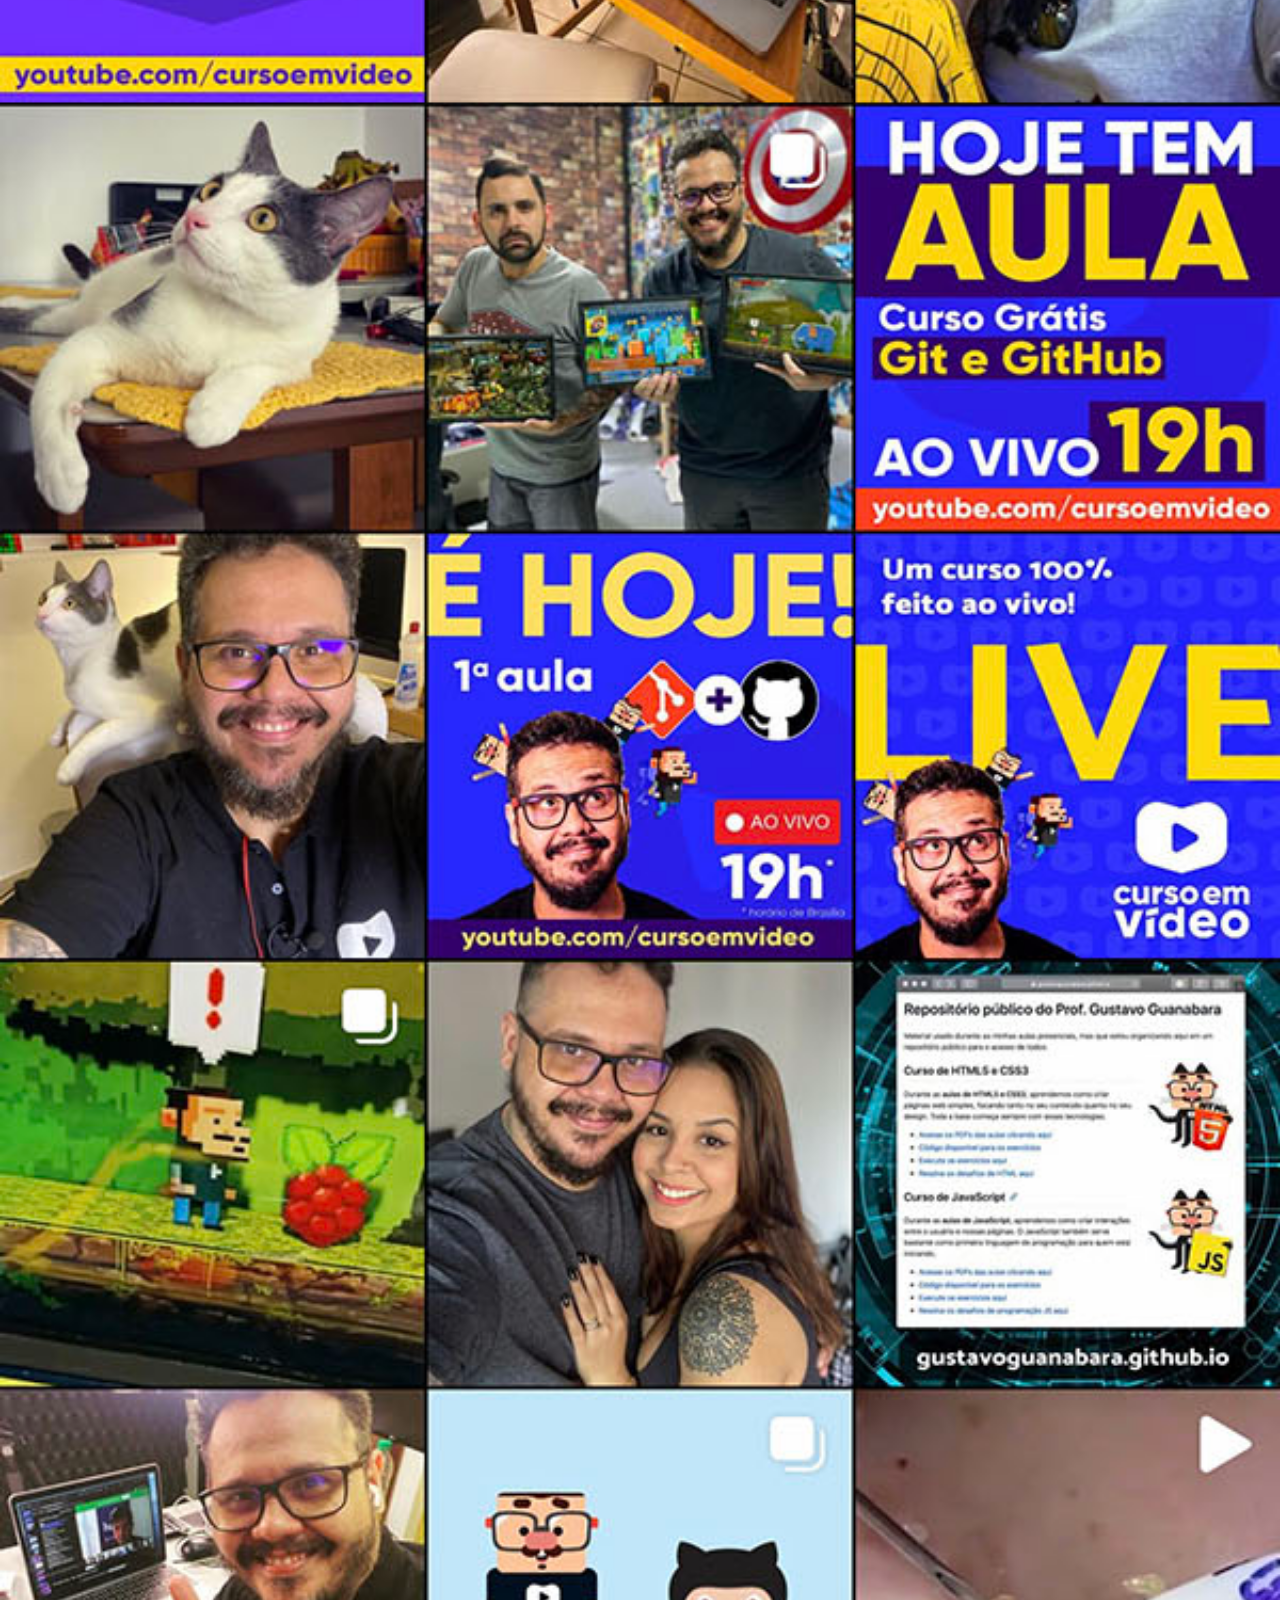
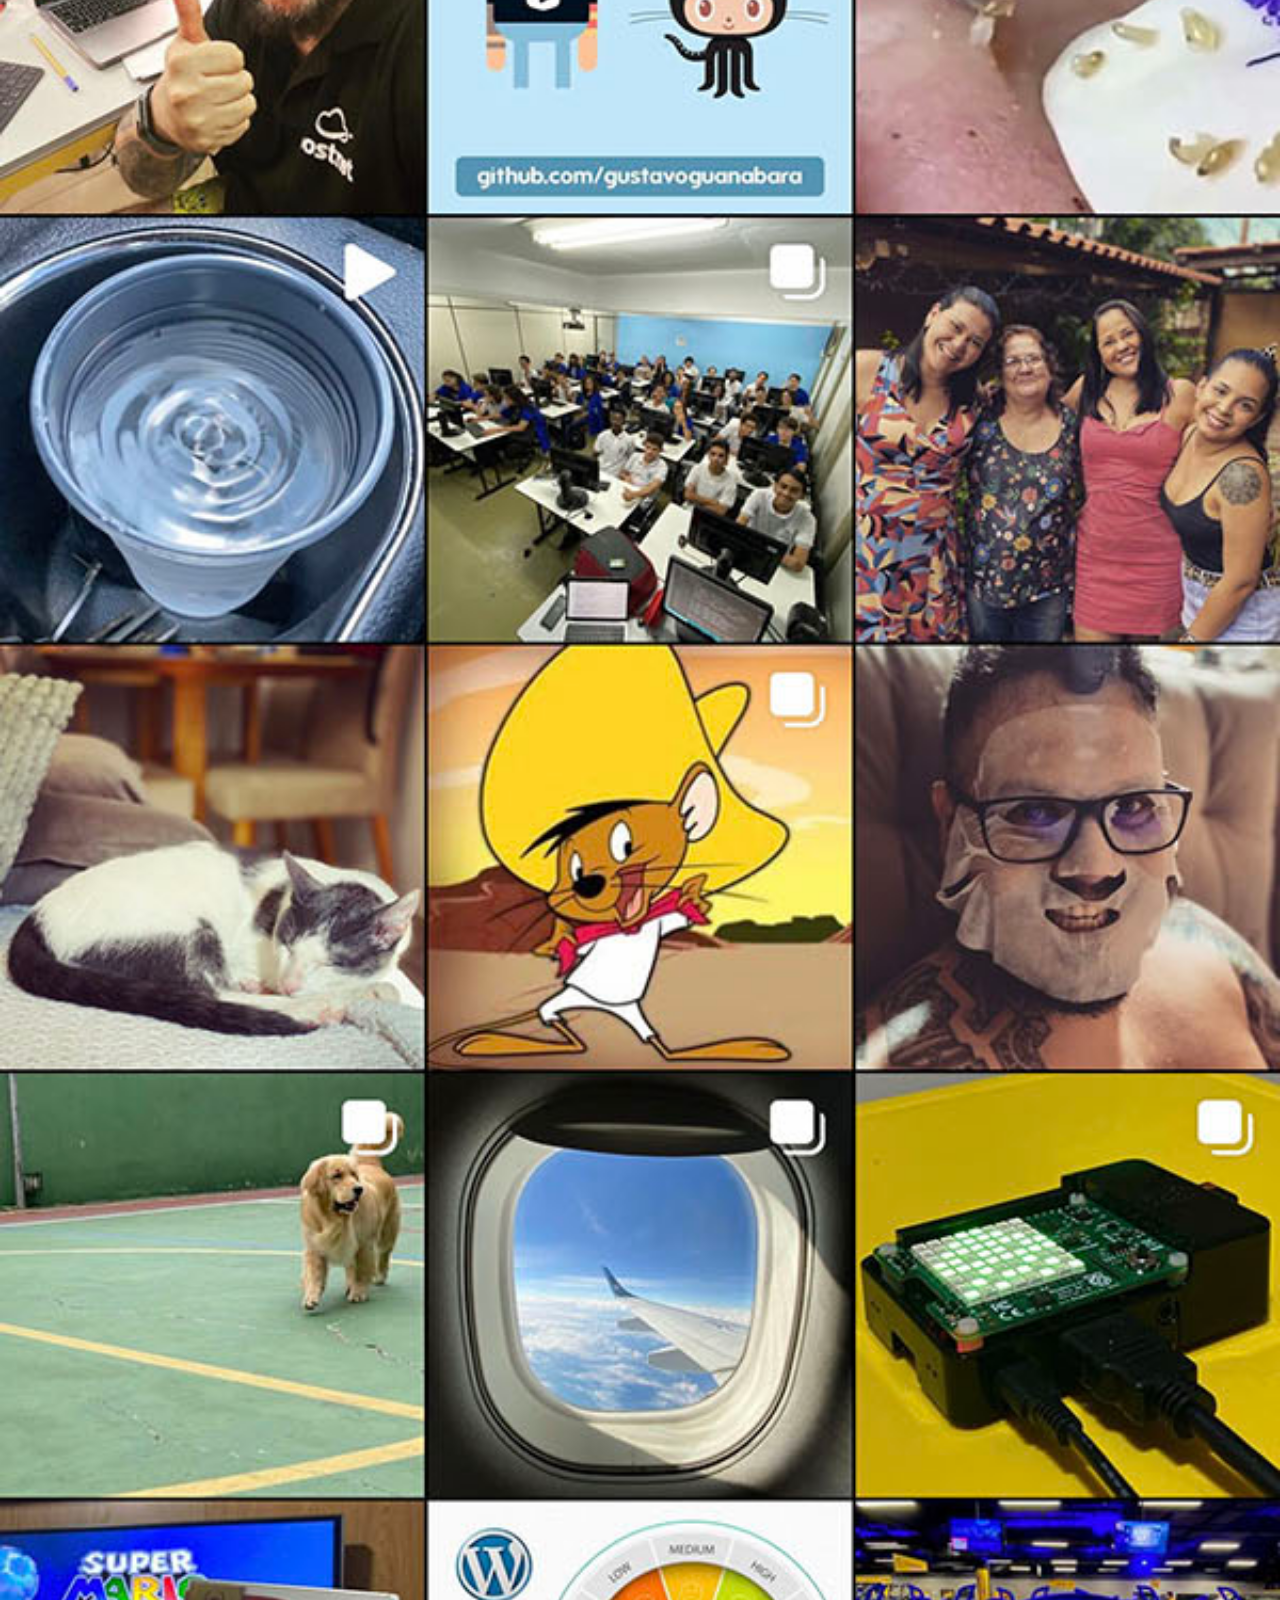
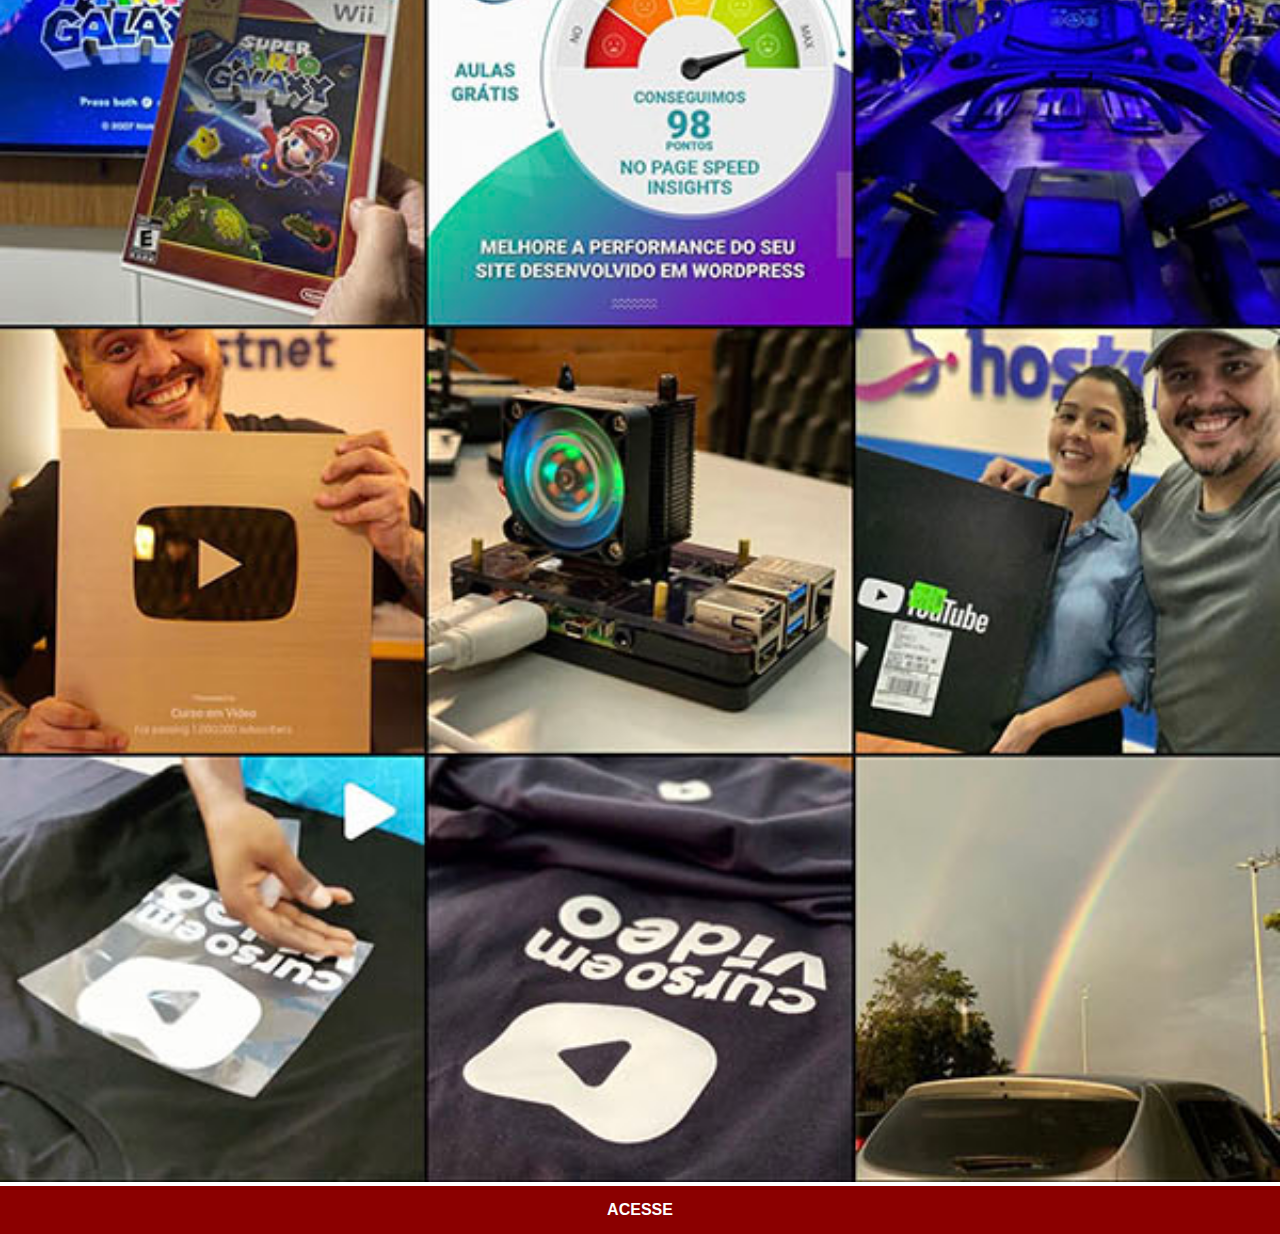
<file: instagram.html>
<!DOCTYPE html>
<html lang="pt-br">
<head>
    <meta charset="UTF-8">
    <meta name="viewport" content="width=device-width, initial-scale=1.0">
    <link rel="stylesheet" href="./estilos/social.css">
    <title>Instagram</title>
</head>
<body>
    <img src="./imagens/tela-instagram.jpg" alt="Instagram">
    <a href="https://www.instagram.com/gustavoguanabara/" target="_blank">ACESSE</a>
</body>
</html>
</file>
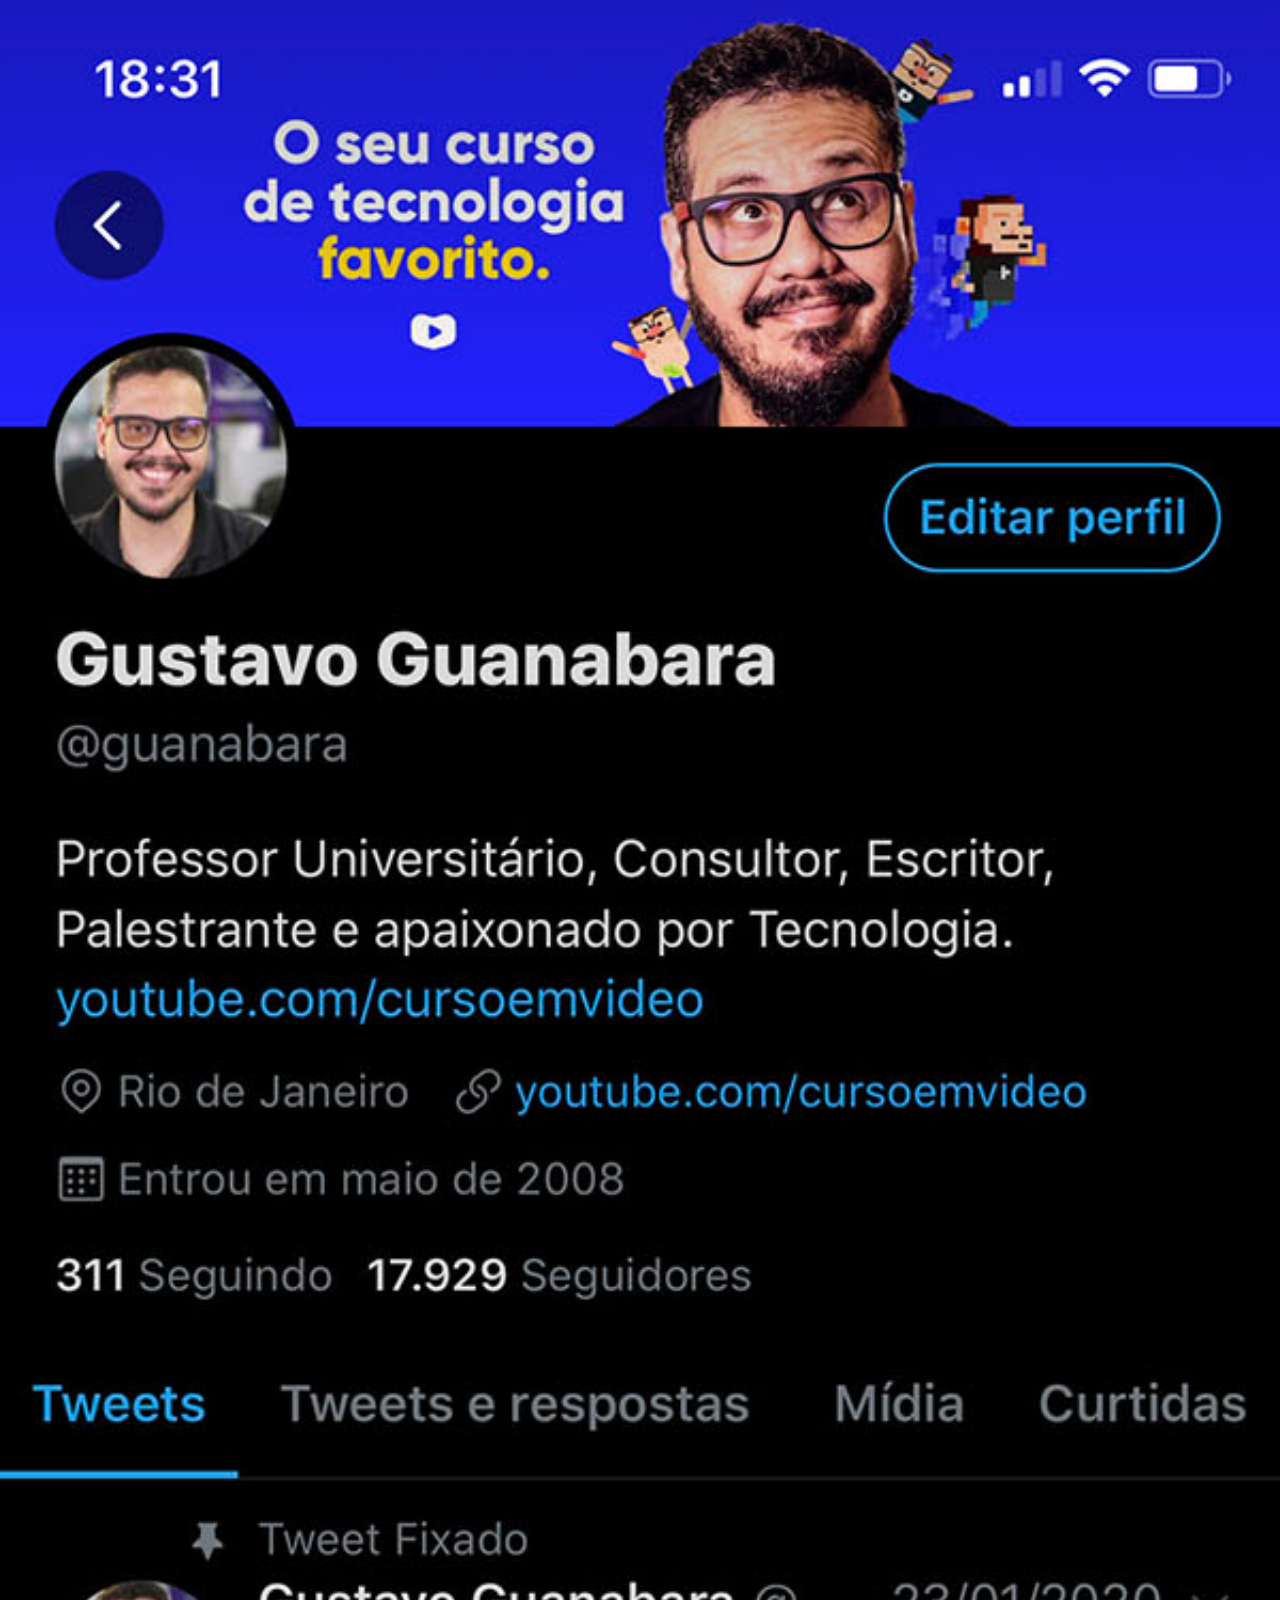
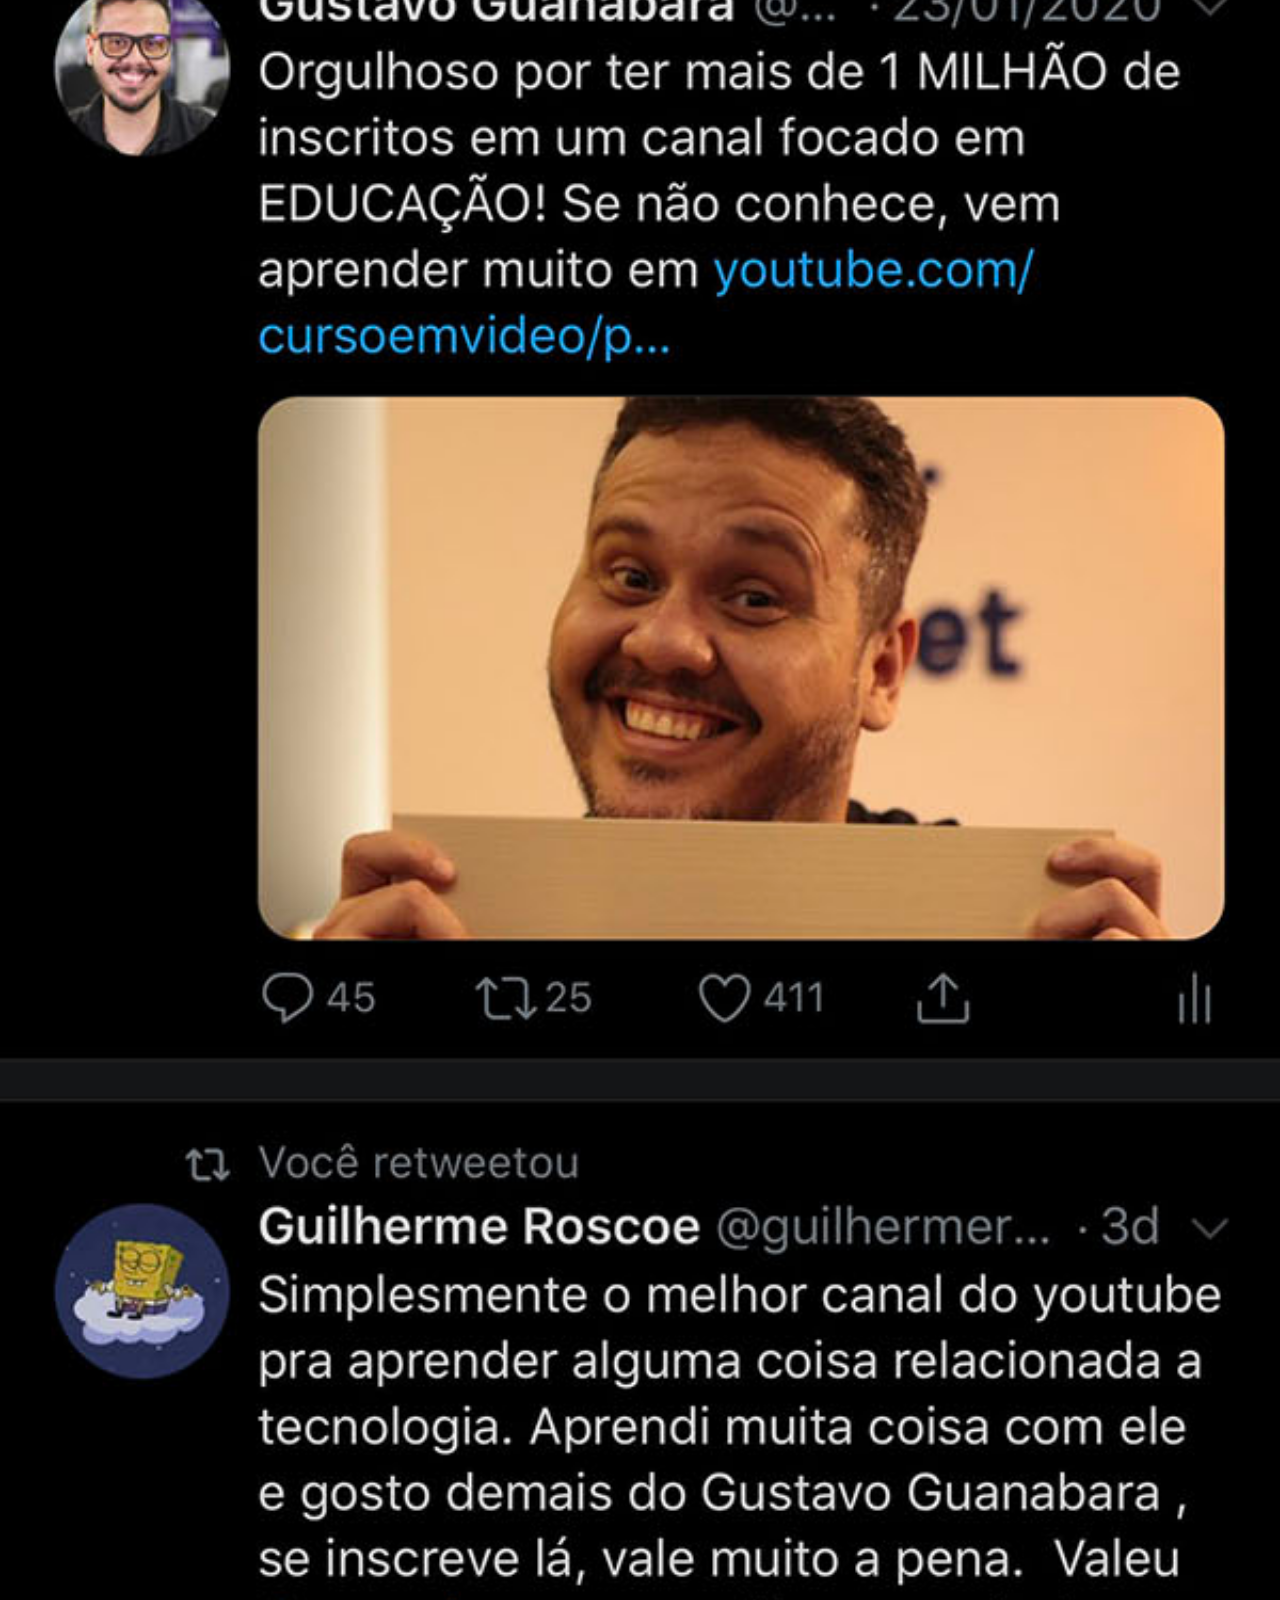
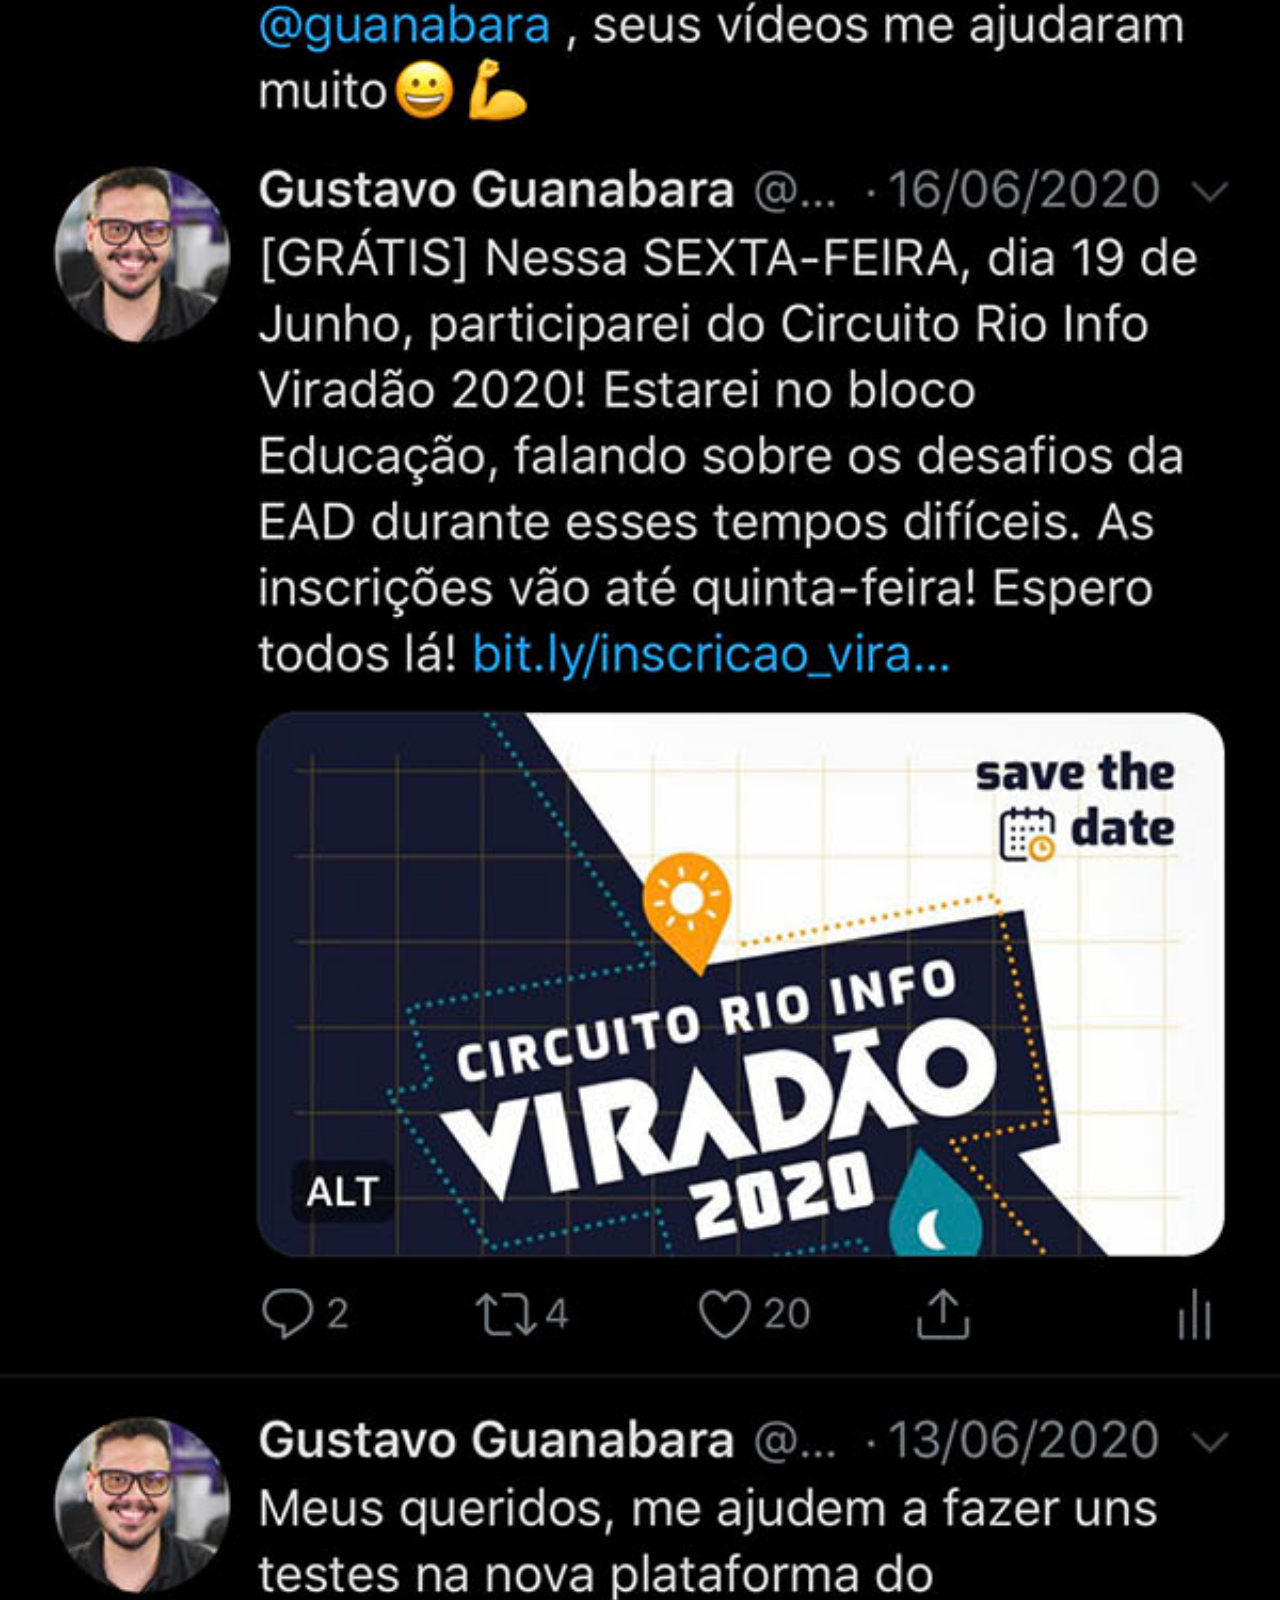
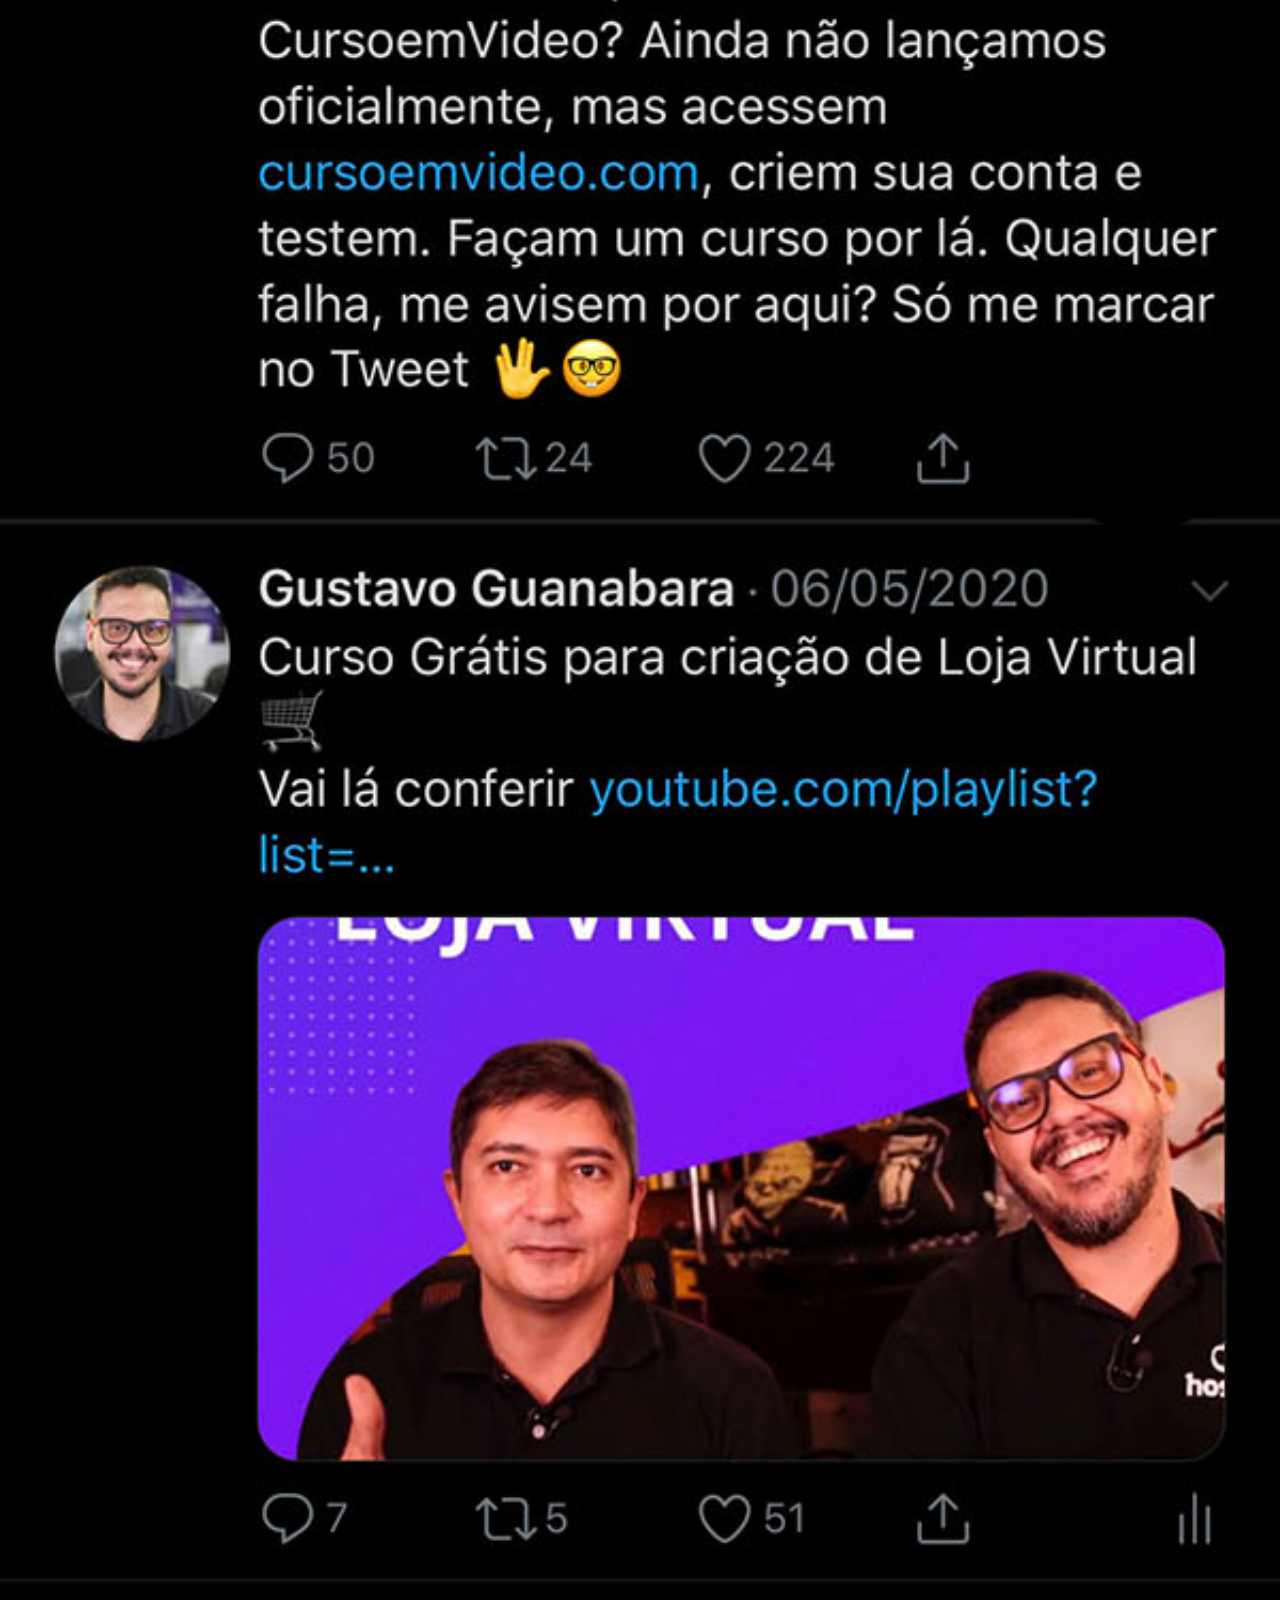
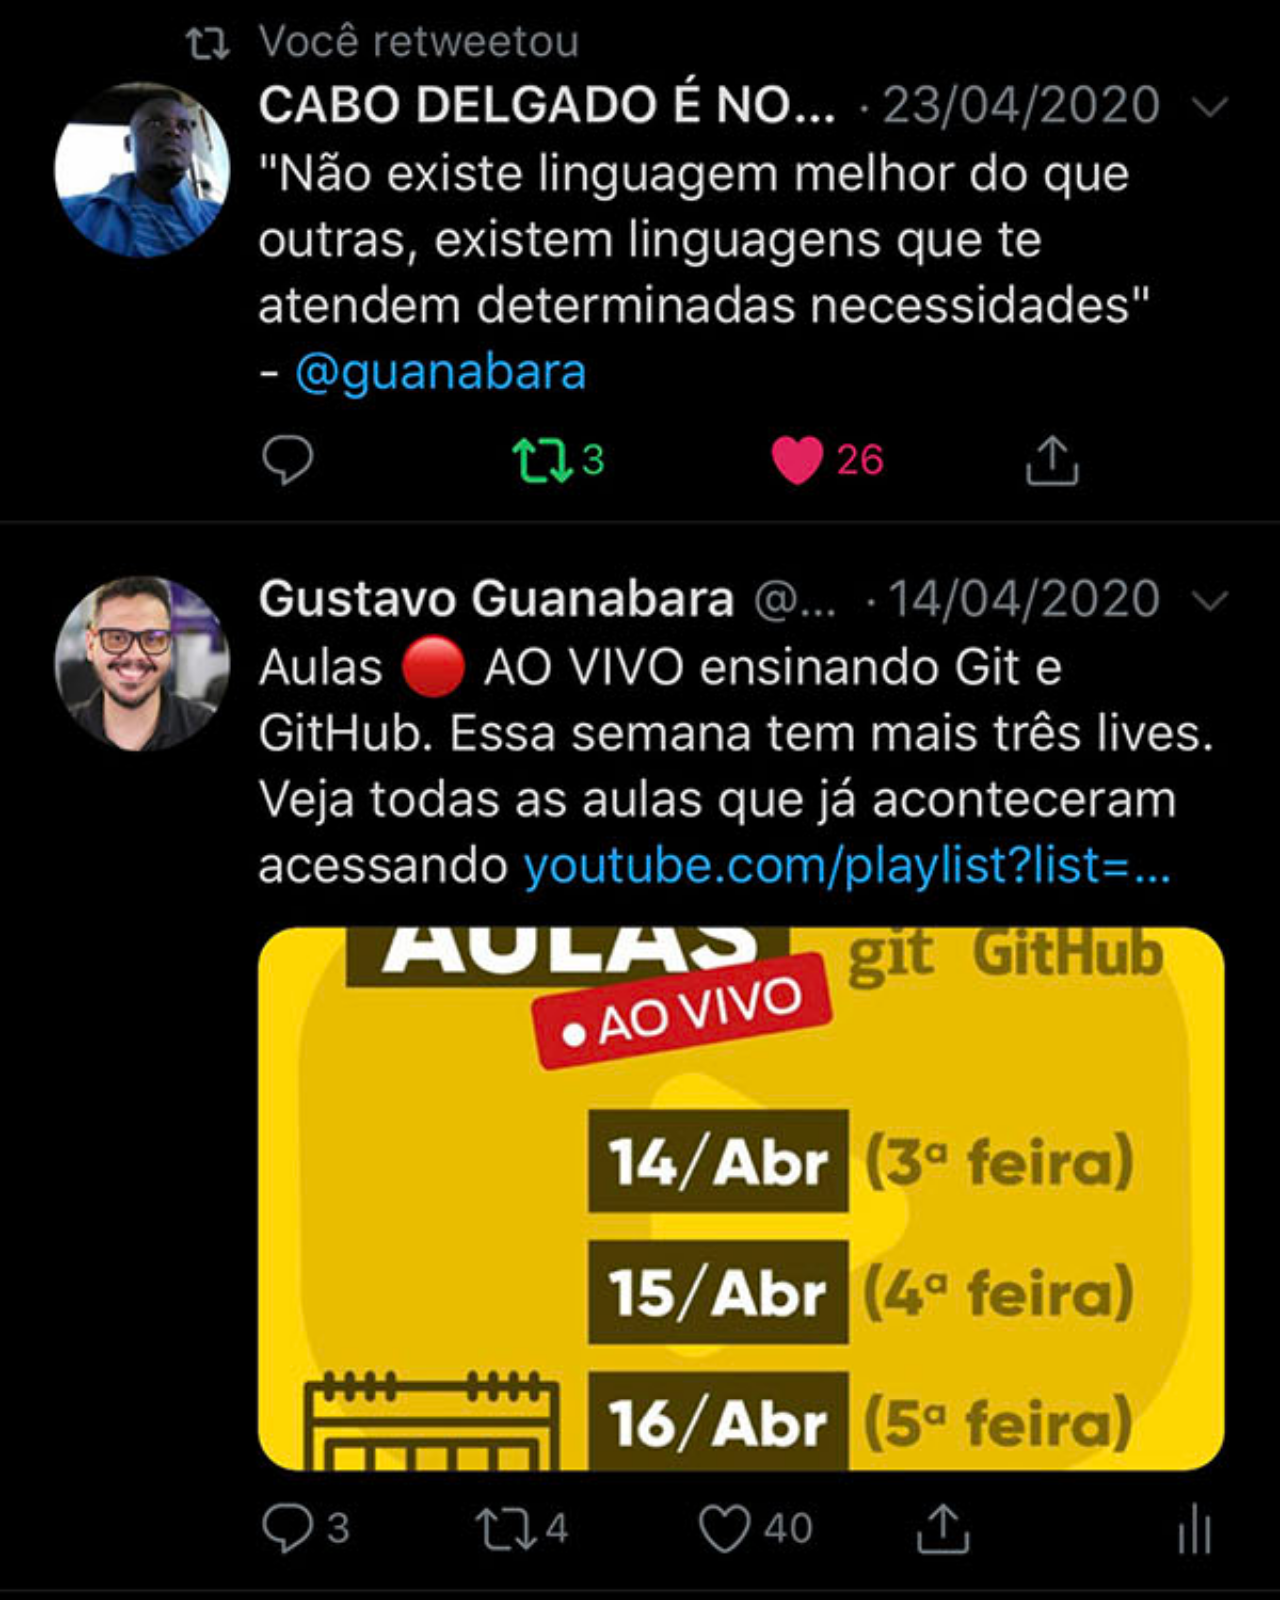
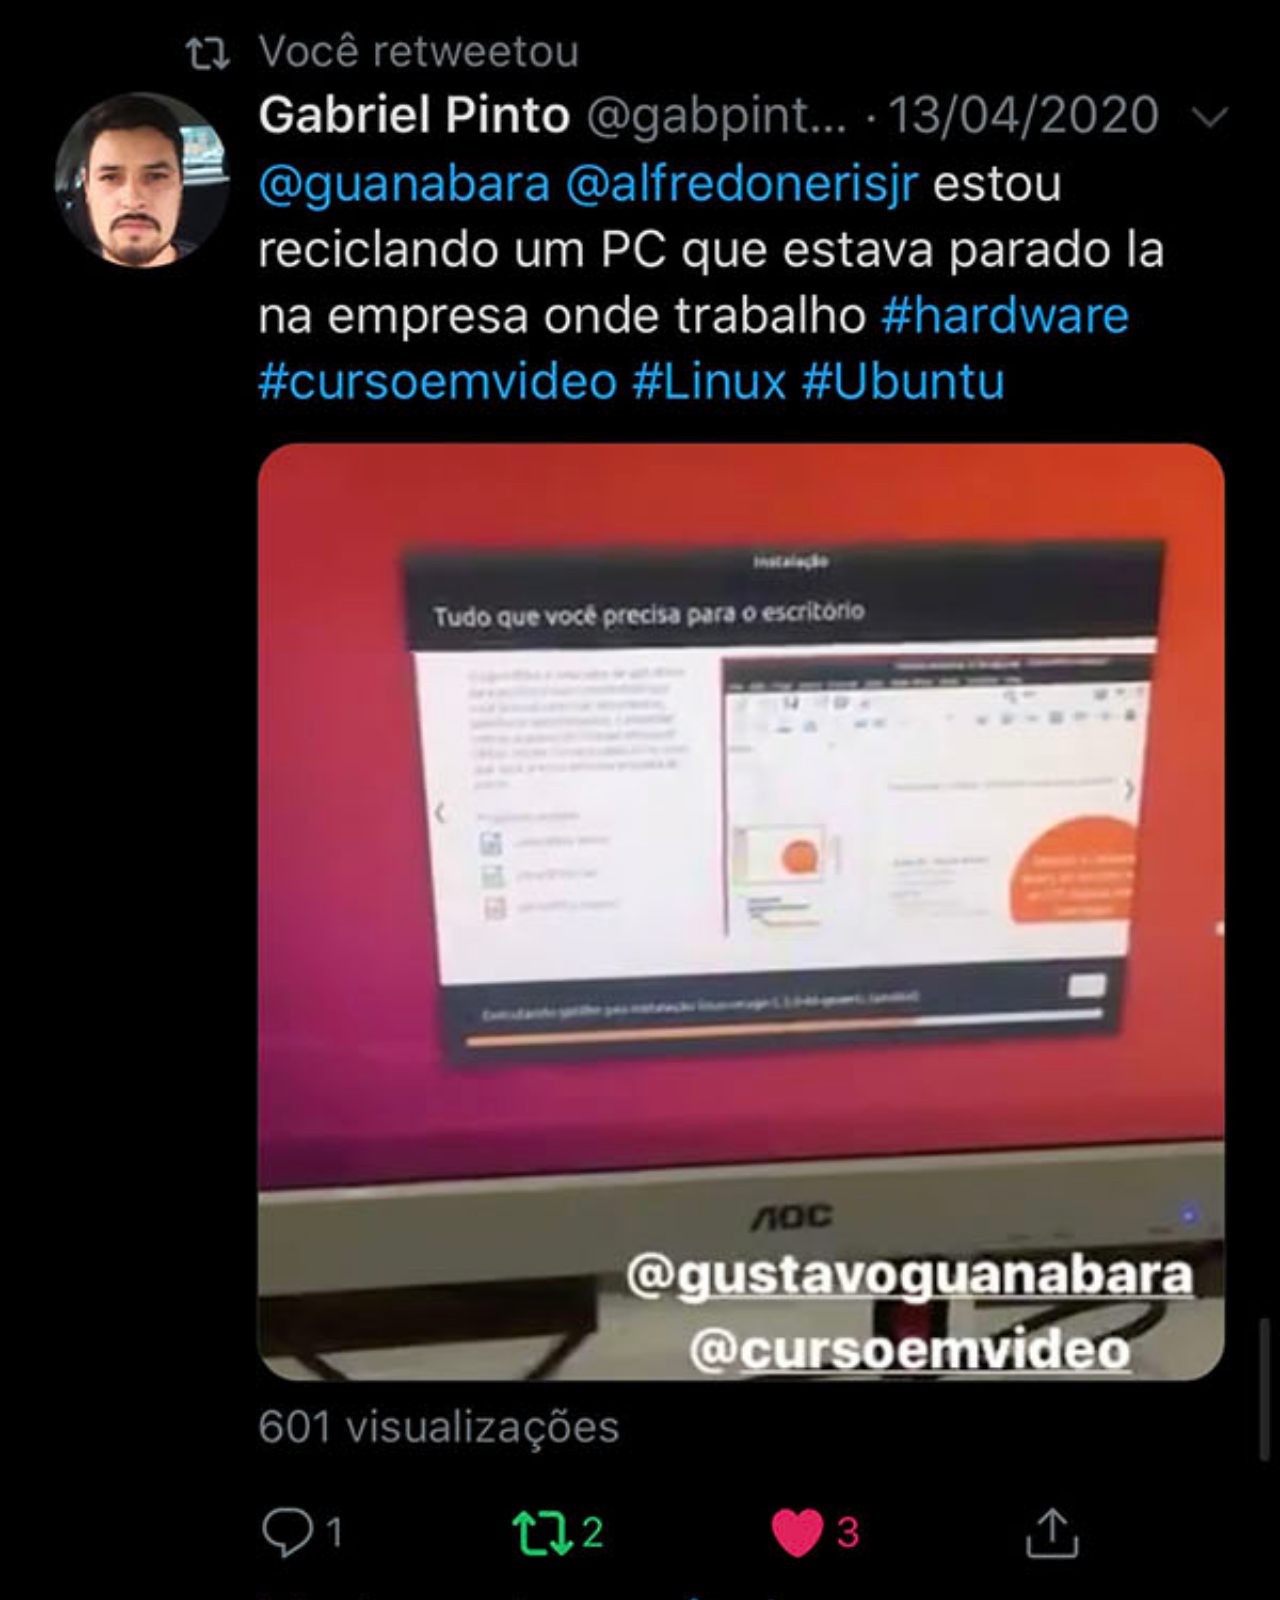
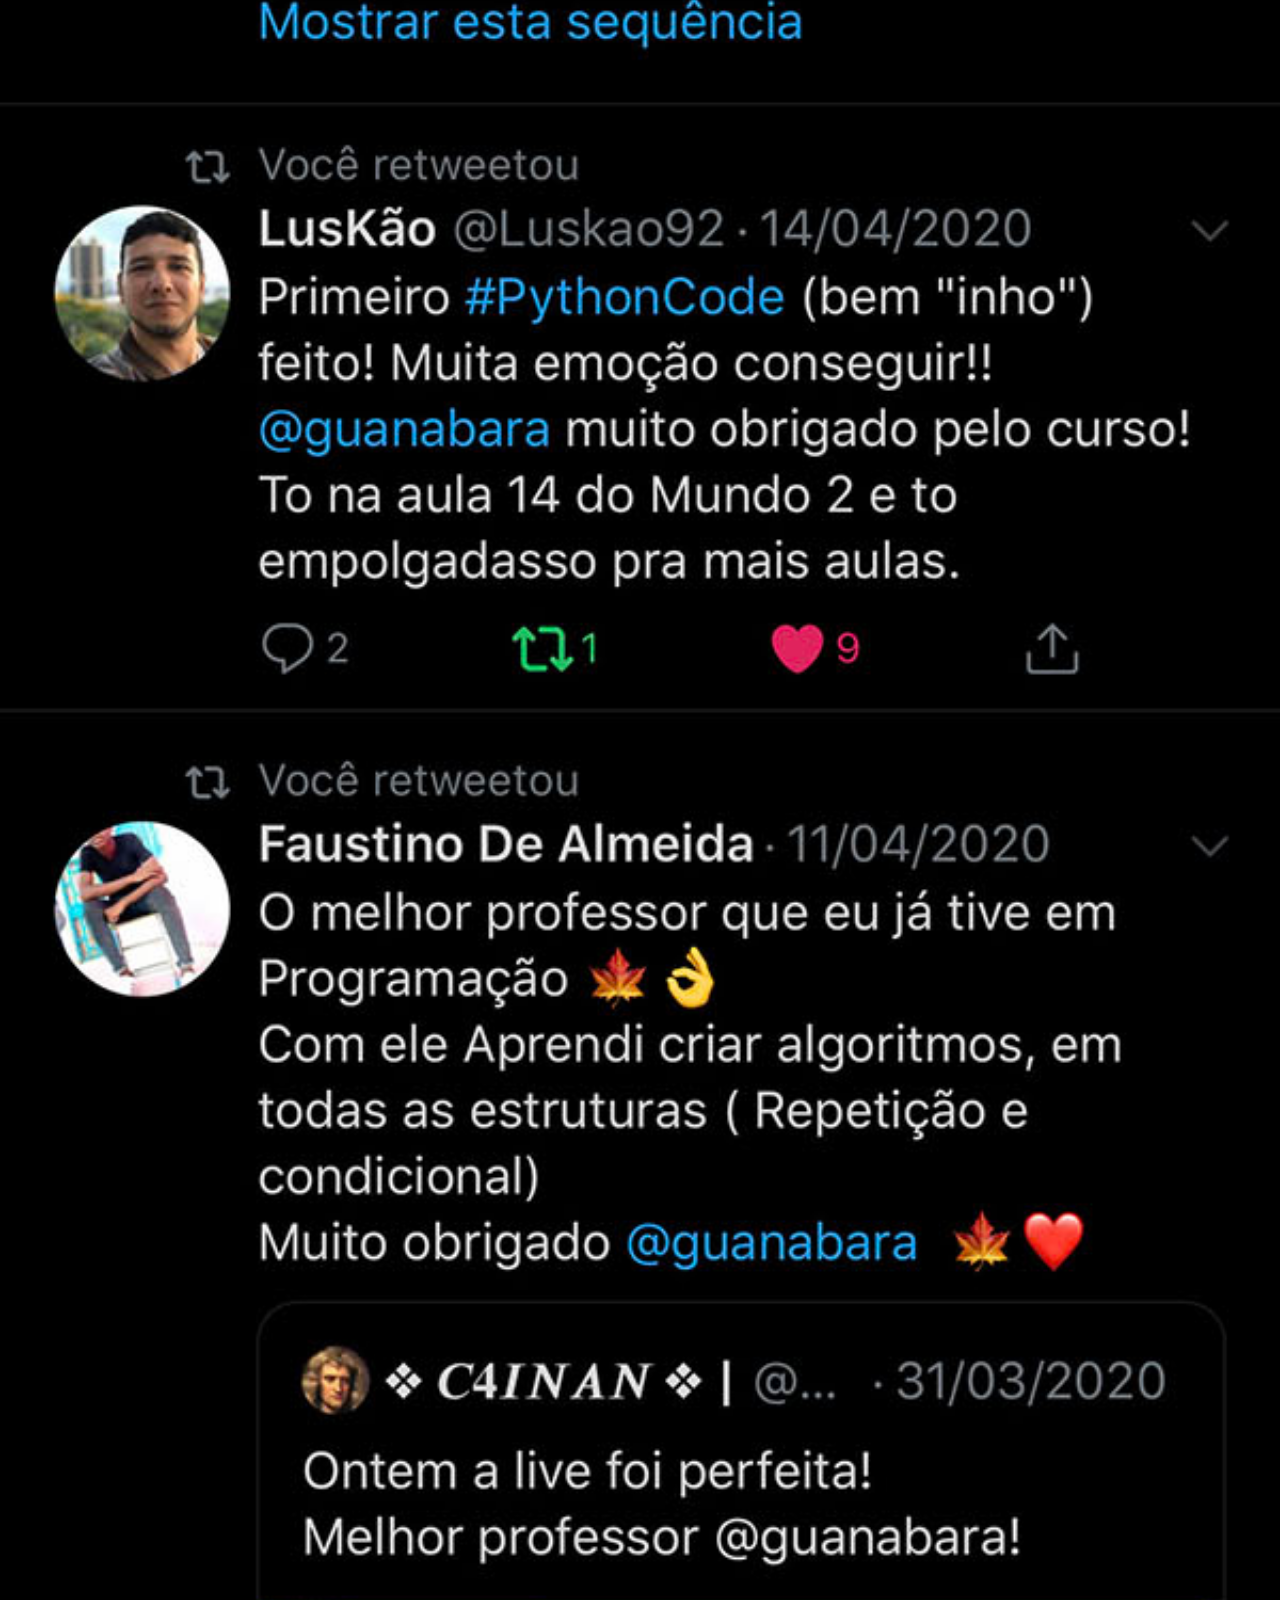
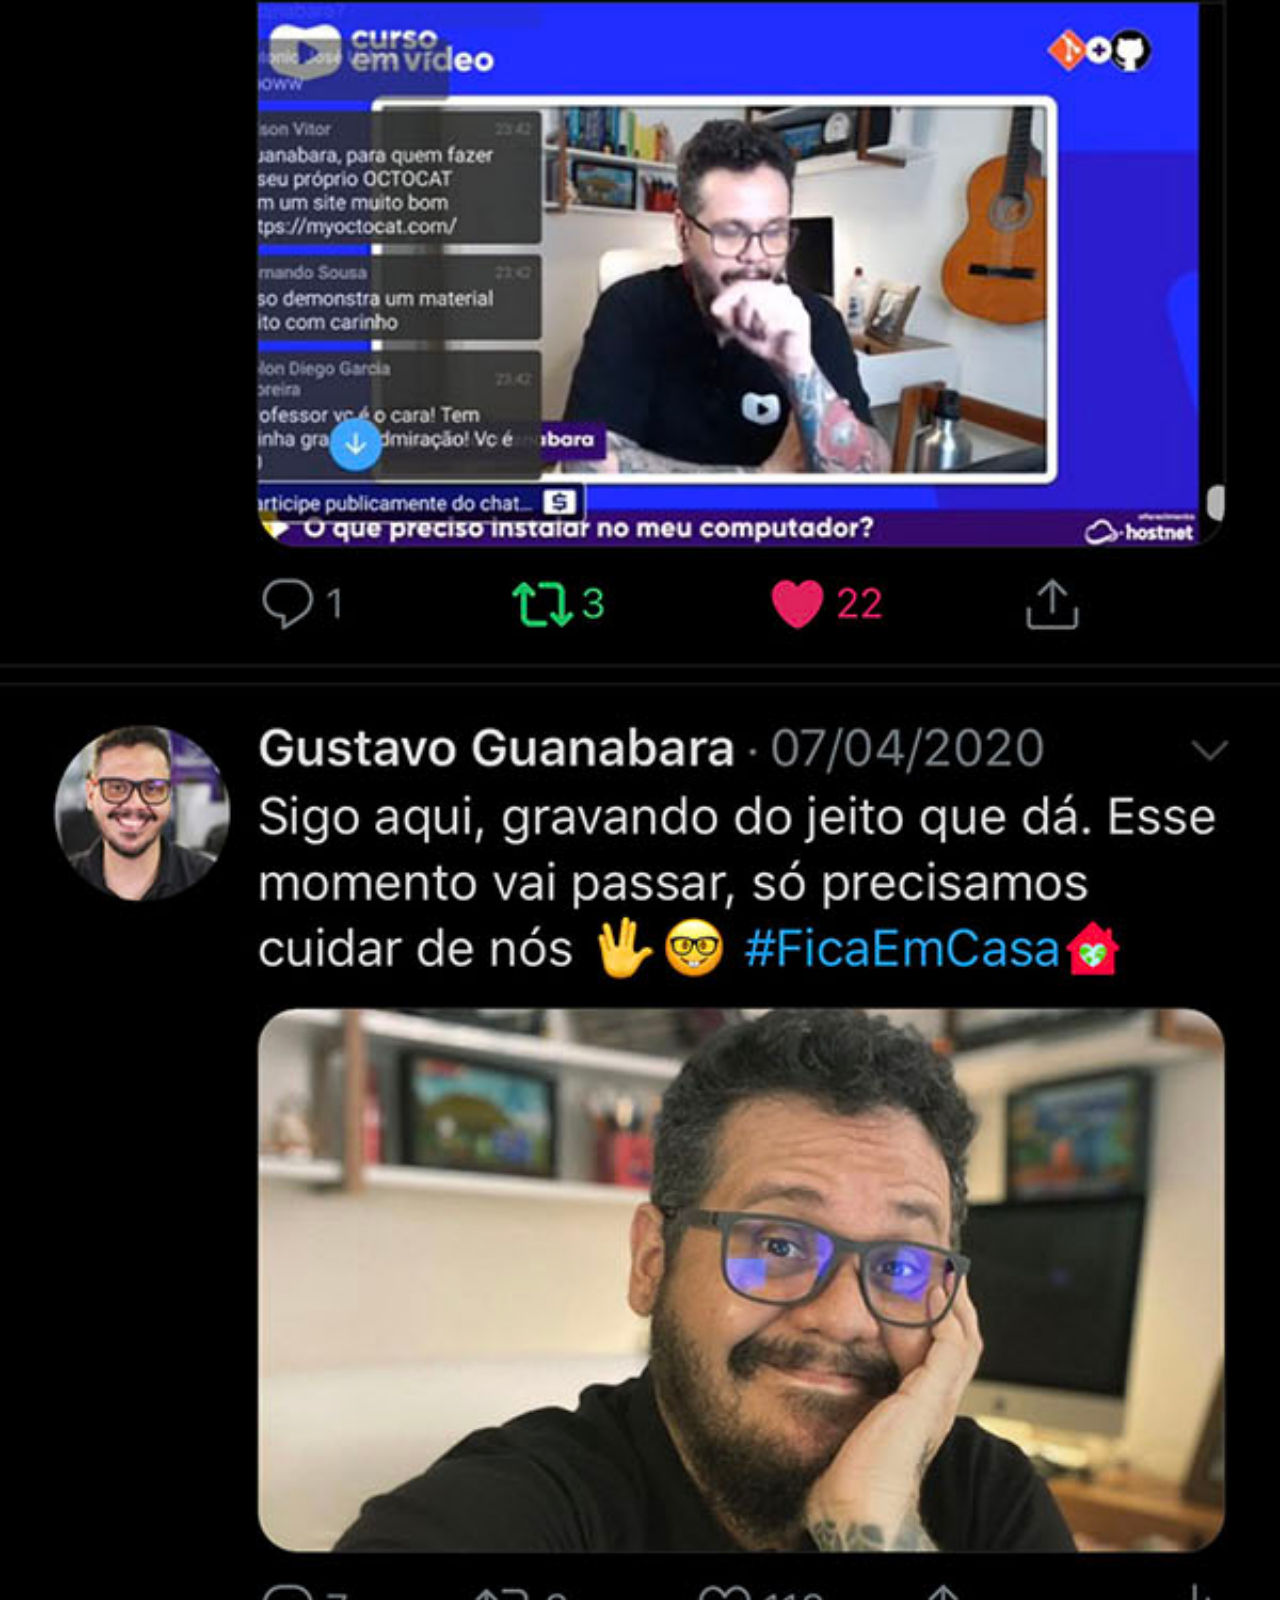
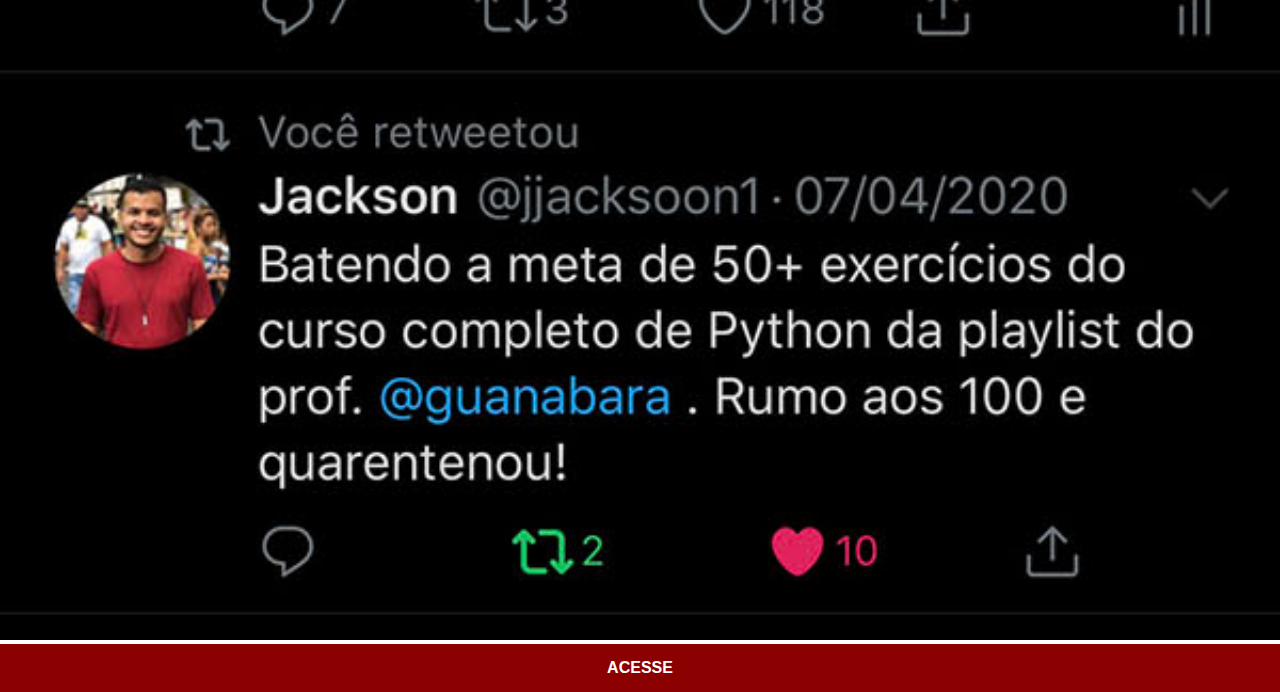
<file: twitter.html>
<!DOCTYPE html>
<html lang="pt-br">
<head>
    <meta charset="UTF-8">
    <meta name="viewport" content="width=device-width, initial-scale=1.0">
    <link rel="stylesheet" href="./estilos/social.css">
    <title>Twitter</title>
</head>
<body>
    <img src="./imagens/tela-twitter.jpg" alt="Twitter">
    <a href="https://twitter.com/guanabara" target="_blank">ACESSE</a>
</body>
</html>
</file>
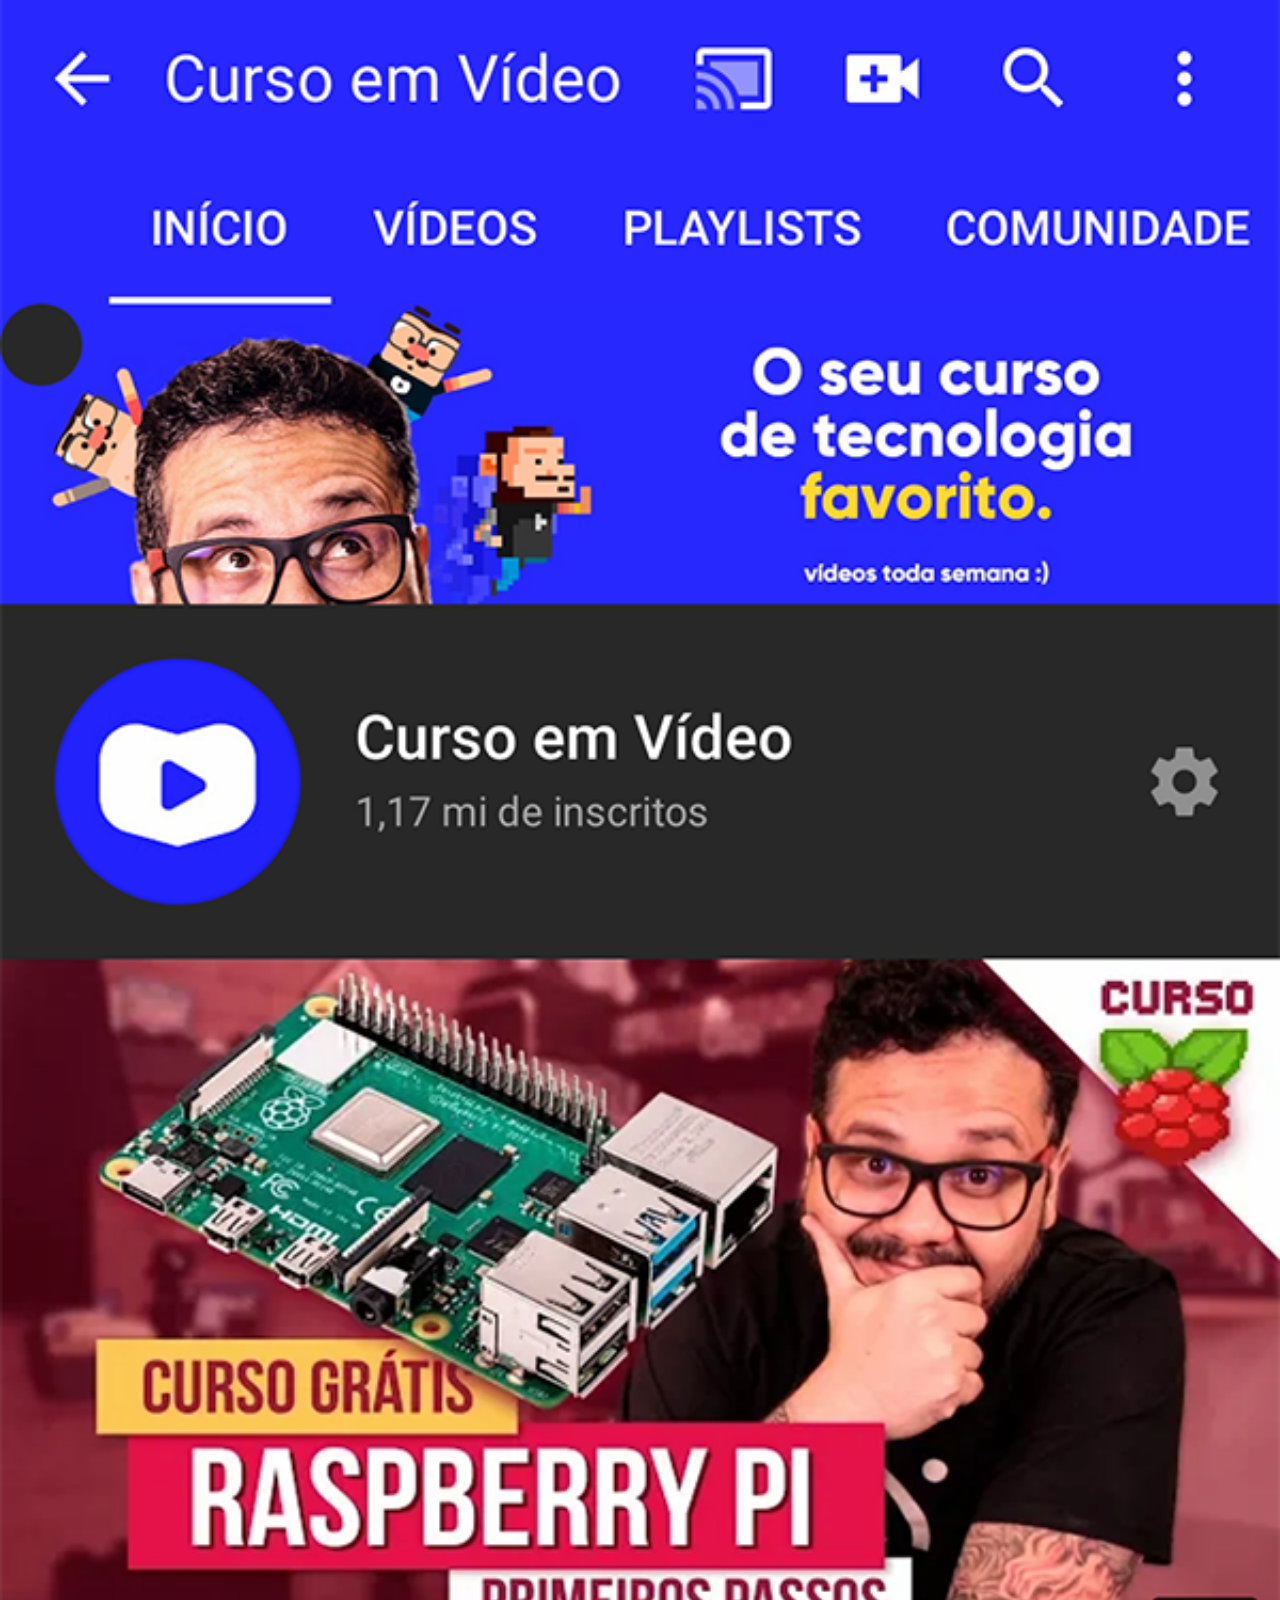
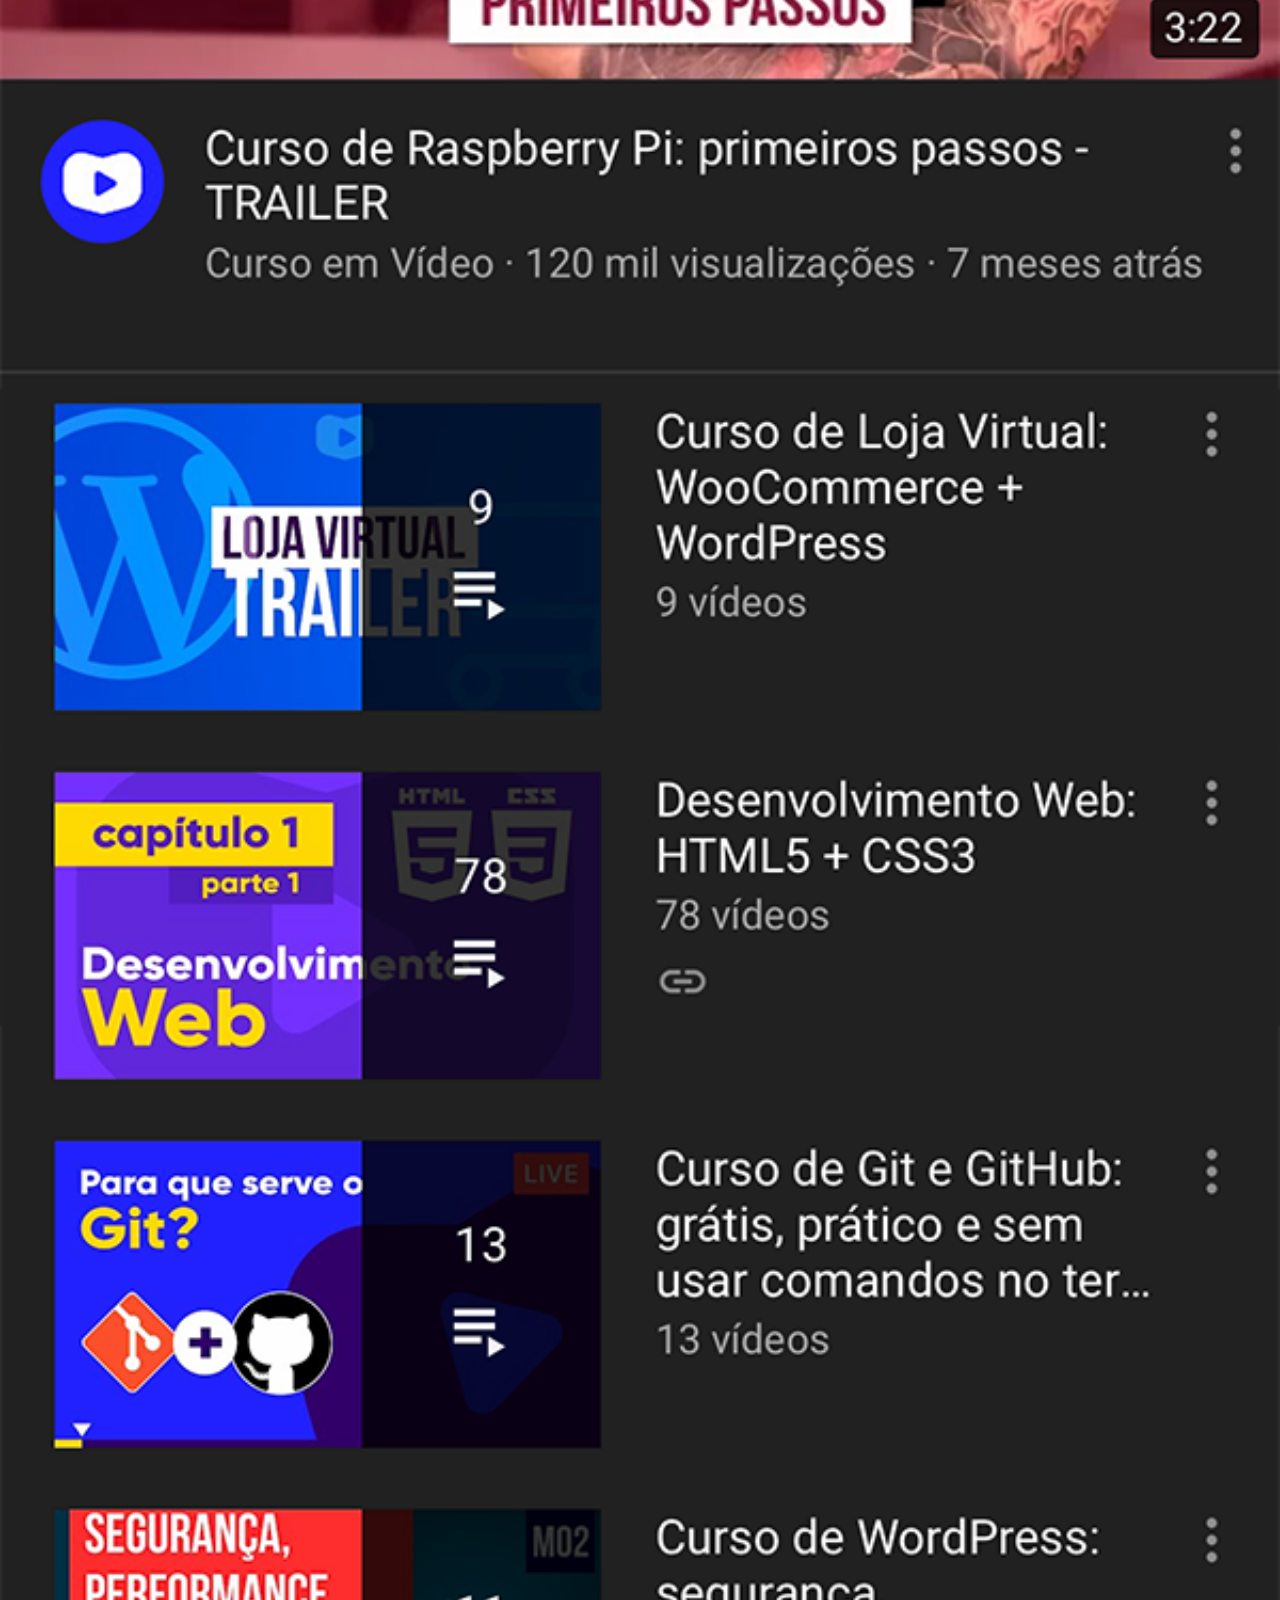
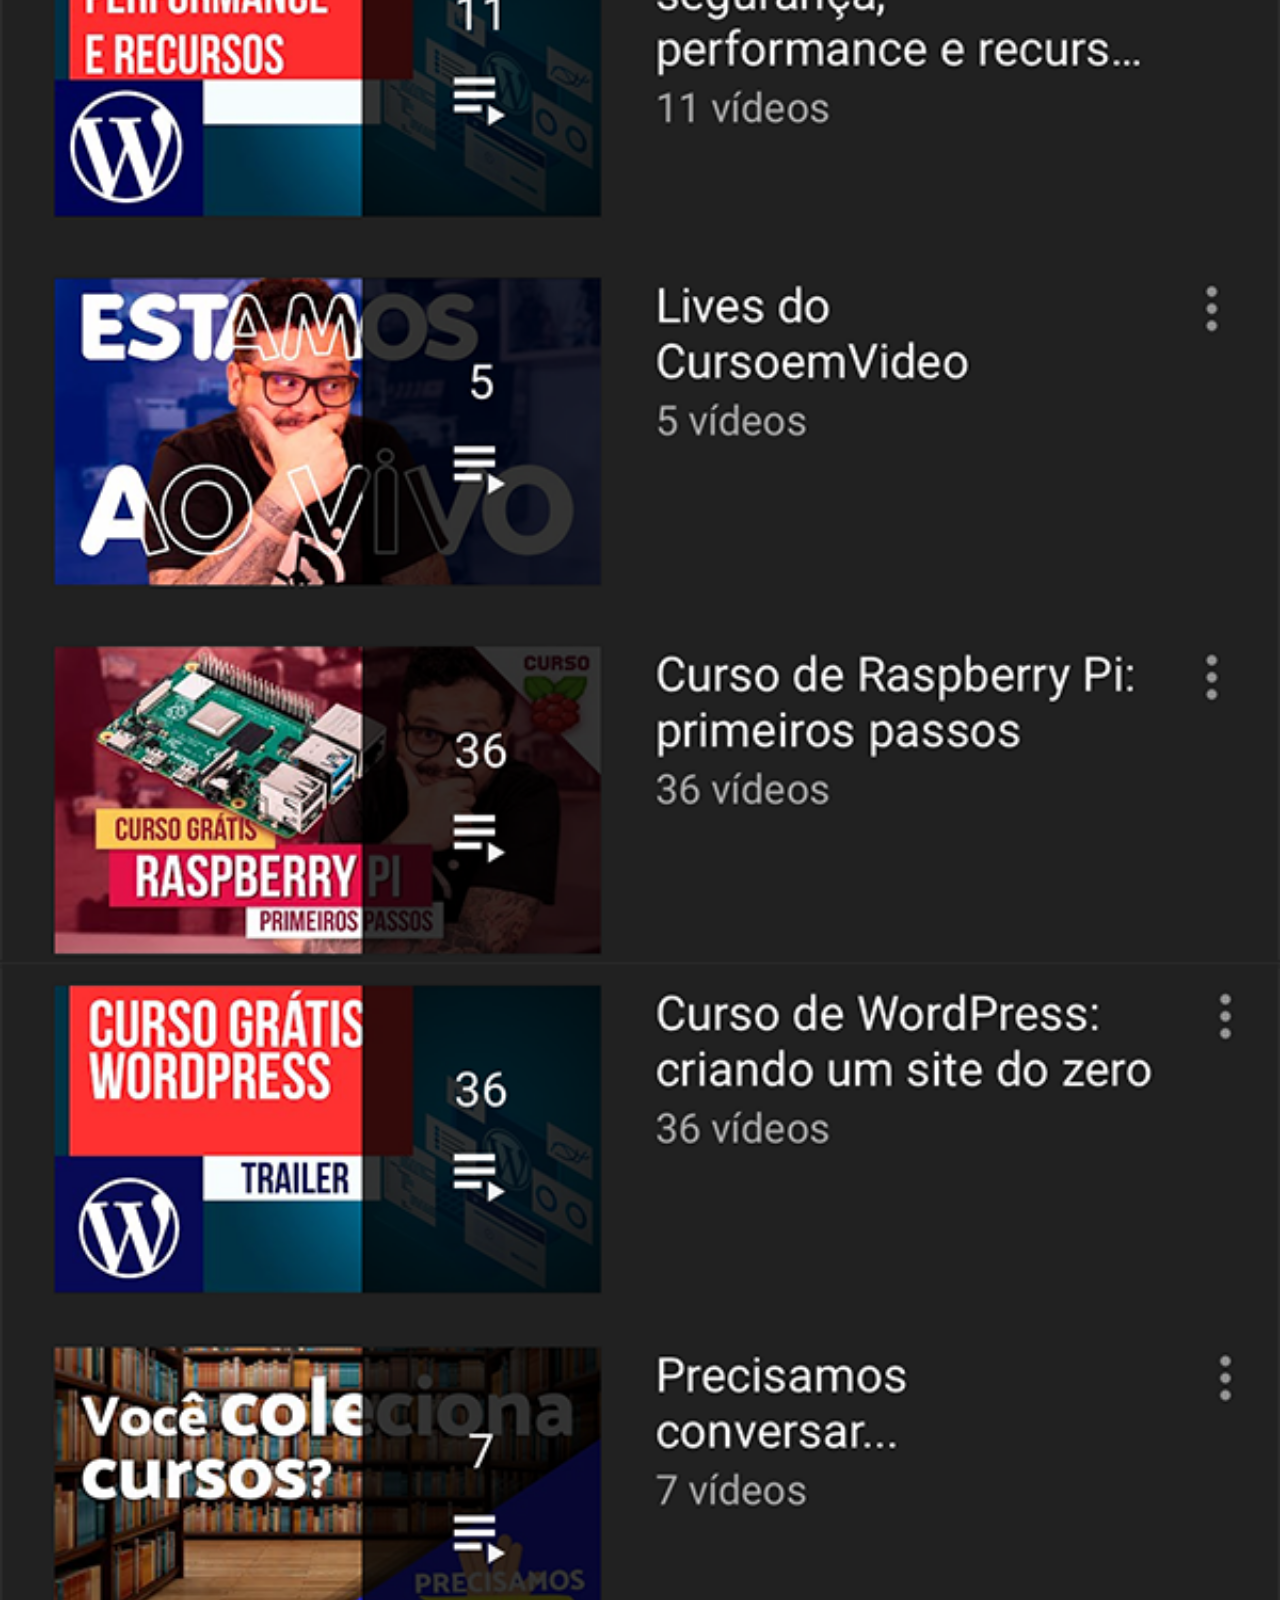
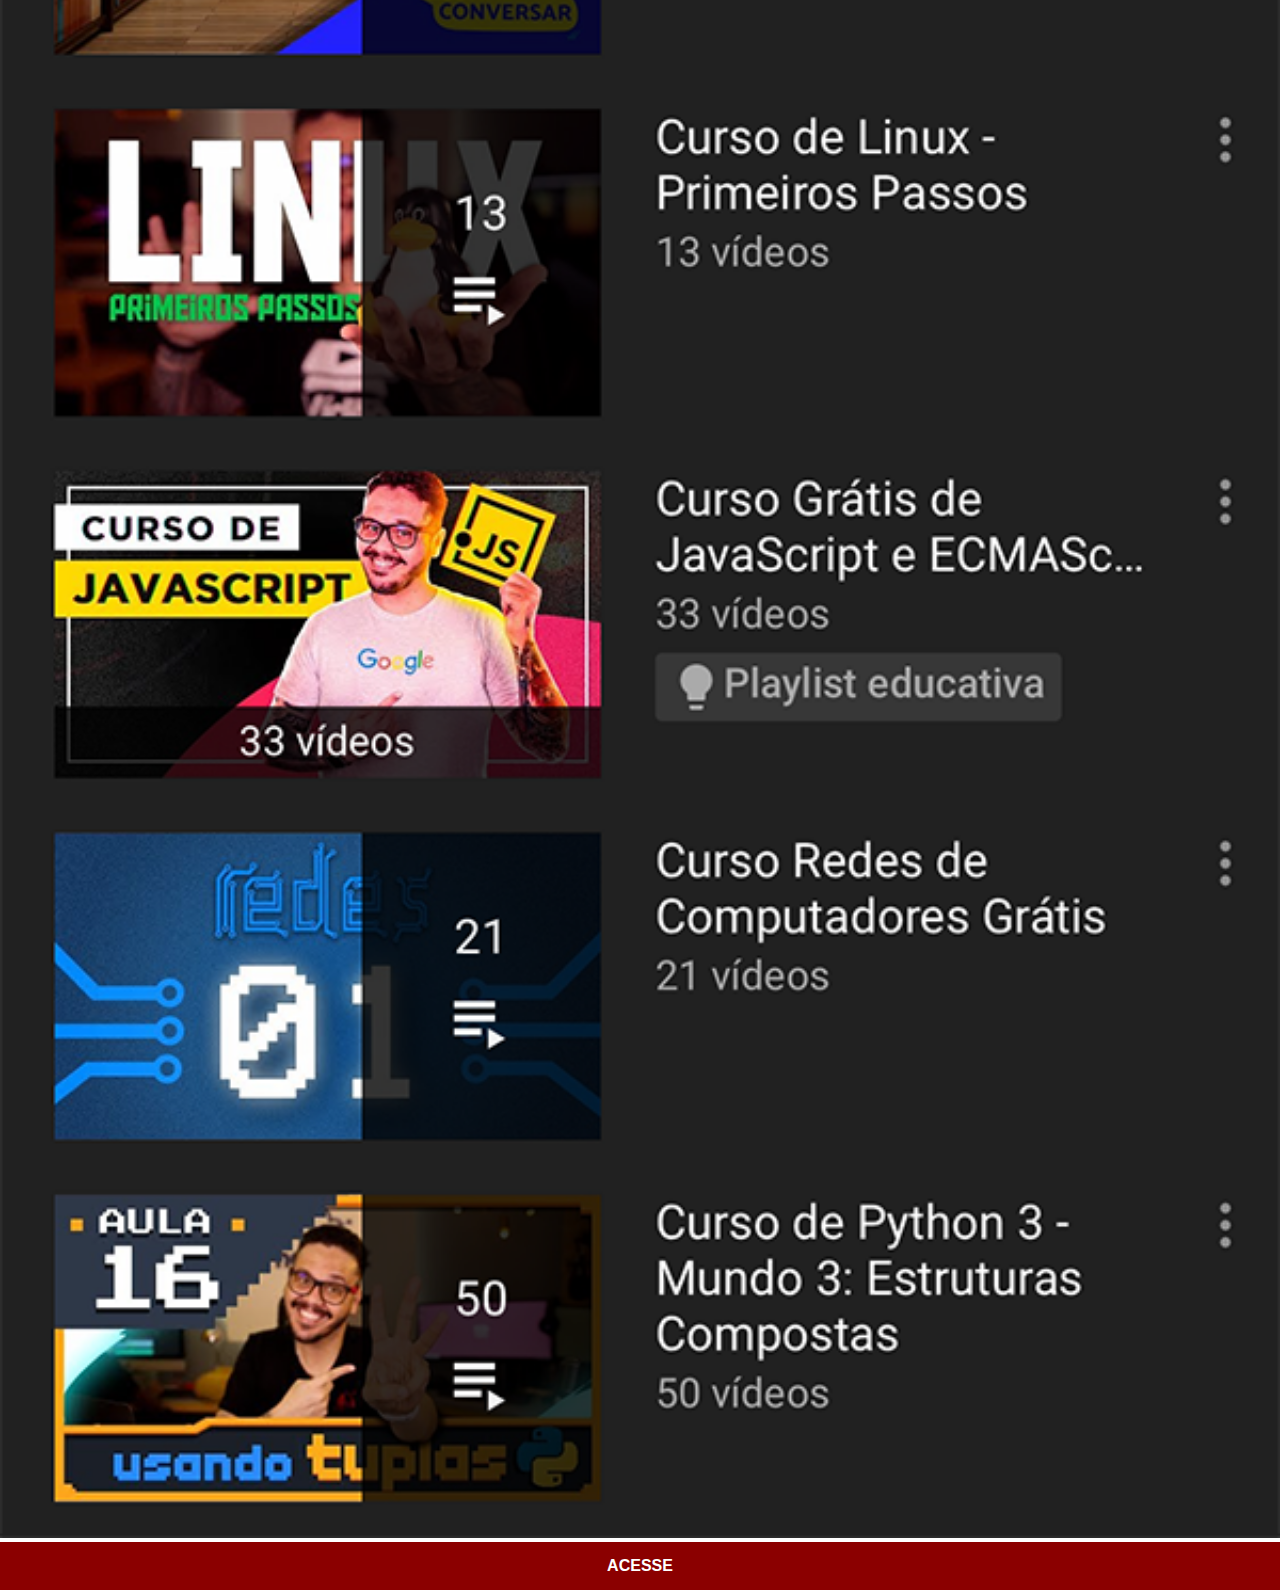
<file: youtube.html>
<!DOCTYPE html>
<html lang="pt-br">
<head>
    <meta charset="UTF-8">
    <meta name="viewport" content="width=device-width, initial-scale=1.0">
    <title>Youtube</title>
    <link rel="stylesheet" href="./estilos/social.css">
</head>
<body>
    <img src="./imagens/tela-youtube.png" alt="Youtube">
    <a href="https://www.youtube.com/@CursoemVideo/playlists" target="_blank">ACESSE</a>
    
</body>
</html>
</file>
<file: estilos/style.css>
@charset "UTF-8";

* {
    margin: 0px;
    padding: 0px;
    font-family: Arial, Helvetica, sans-serif;
}

html, body {
    height: 100vh;
    width: 100vw;
    background-color: black;
}

body {
    background: url('../imagens/fundo-madeira.jpg') no-repeat top center;
    background-size: cover;
    background-attachment: fixed;
}


main {
    position: relative;
    height: 100vh;
}

section#telefone {
    position: absolute;
    top: 50%;
    left: 50%;
    transform: translate(-50%, -50%);
    height: 627px;
    width: 311px;
    background: url('../imagens/frame-iphone.png') no-repeat;

}

iframe#tela {
    position: relative;
    top: 80px;
    left: 22px;
    height: 471px;
    width: 267px;
}

section#redes-sociais {
    text-align: right;
}

section#redes-sociais img {
    width: 50px;
    margin: 10px;
    border-radius: 50%;
    box-shadow: 2px 2px 5px rgba(0, 0, 0, 0.400);
    box-sizing: border-box;
}

section#redes-sociais img:hover {
    border: 2px solid rgba(255, 255, 255, 0.600);
    transform: translate(-3px, -3px);
    box-shadow: 5px 5px 10px rgba(0, 0, 0, 0.600);
    transition: transform .3s, border .8s;
}
</file>
<file: estilos/social.css>
@charset "UTF-8";

* {
    padding: 0px;
    margin: 0px;
    font-family: Arial, Helvetica, sans-serif;
}

::-webkit-scrollbar {
    width: 0px; 
    height: 0px;
}

img {
    width: 100vw;

}

a{ 
    display: block;
    background-color: darkred;
    color: white;
    padding: 15px;
    text-align: center;
    font-weight: bolder;
    text-decoration: none;
}

a:hover {
    background-color: red;
}
</file>
